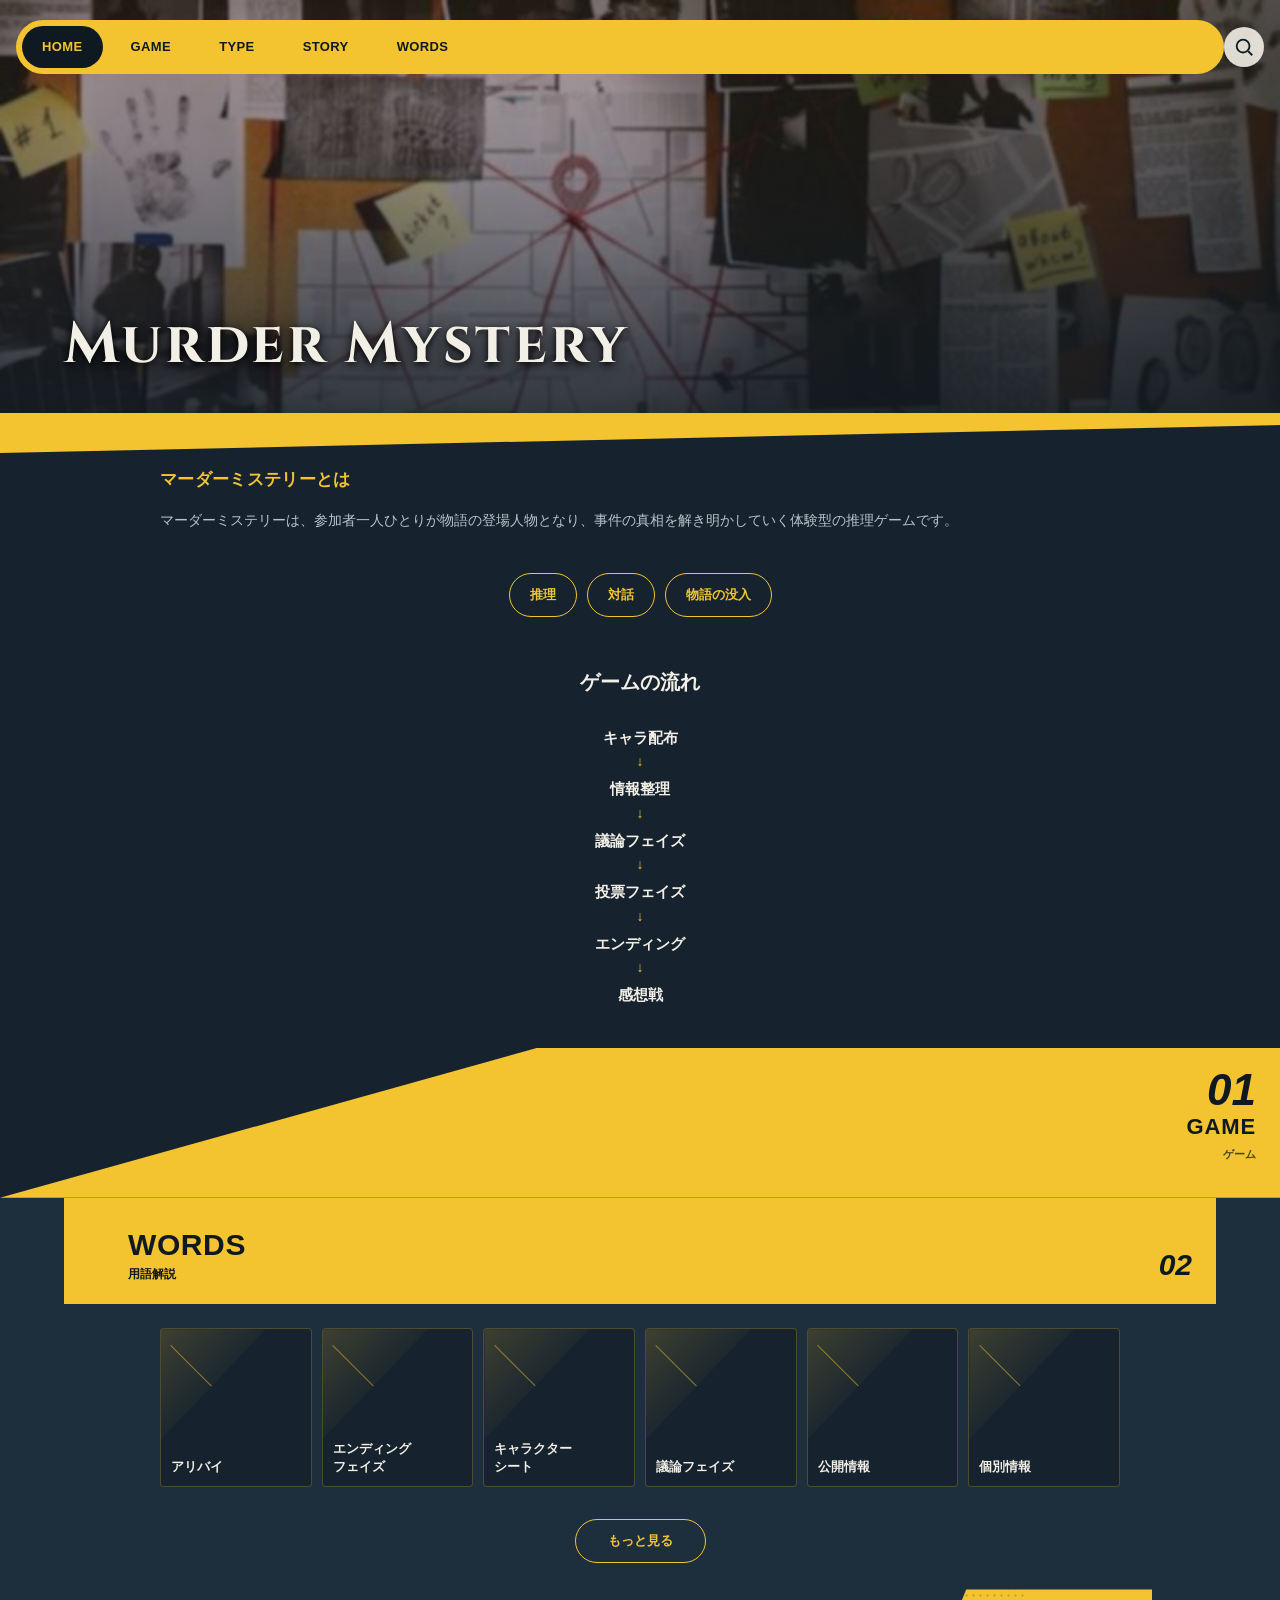
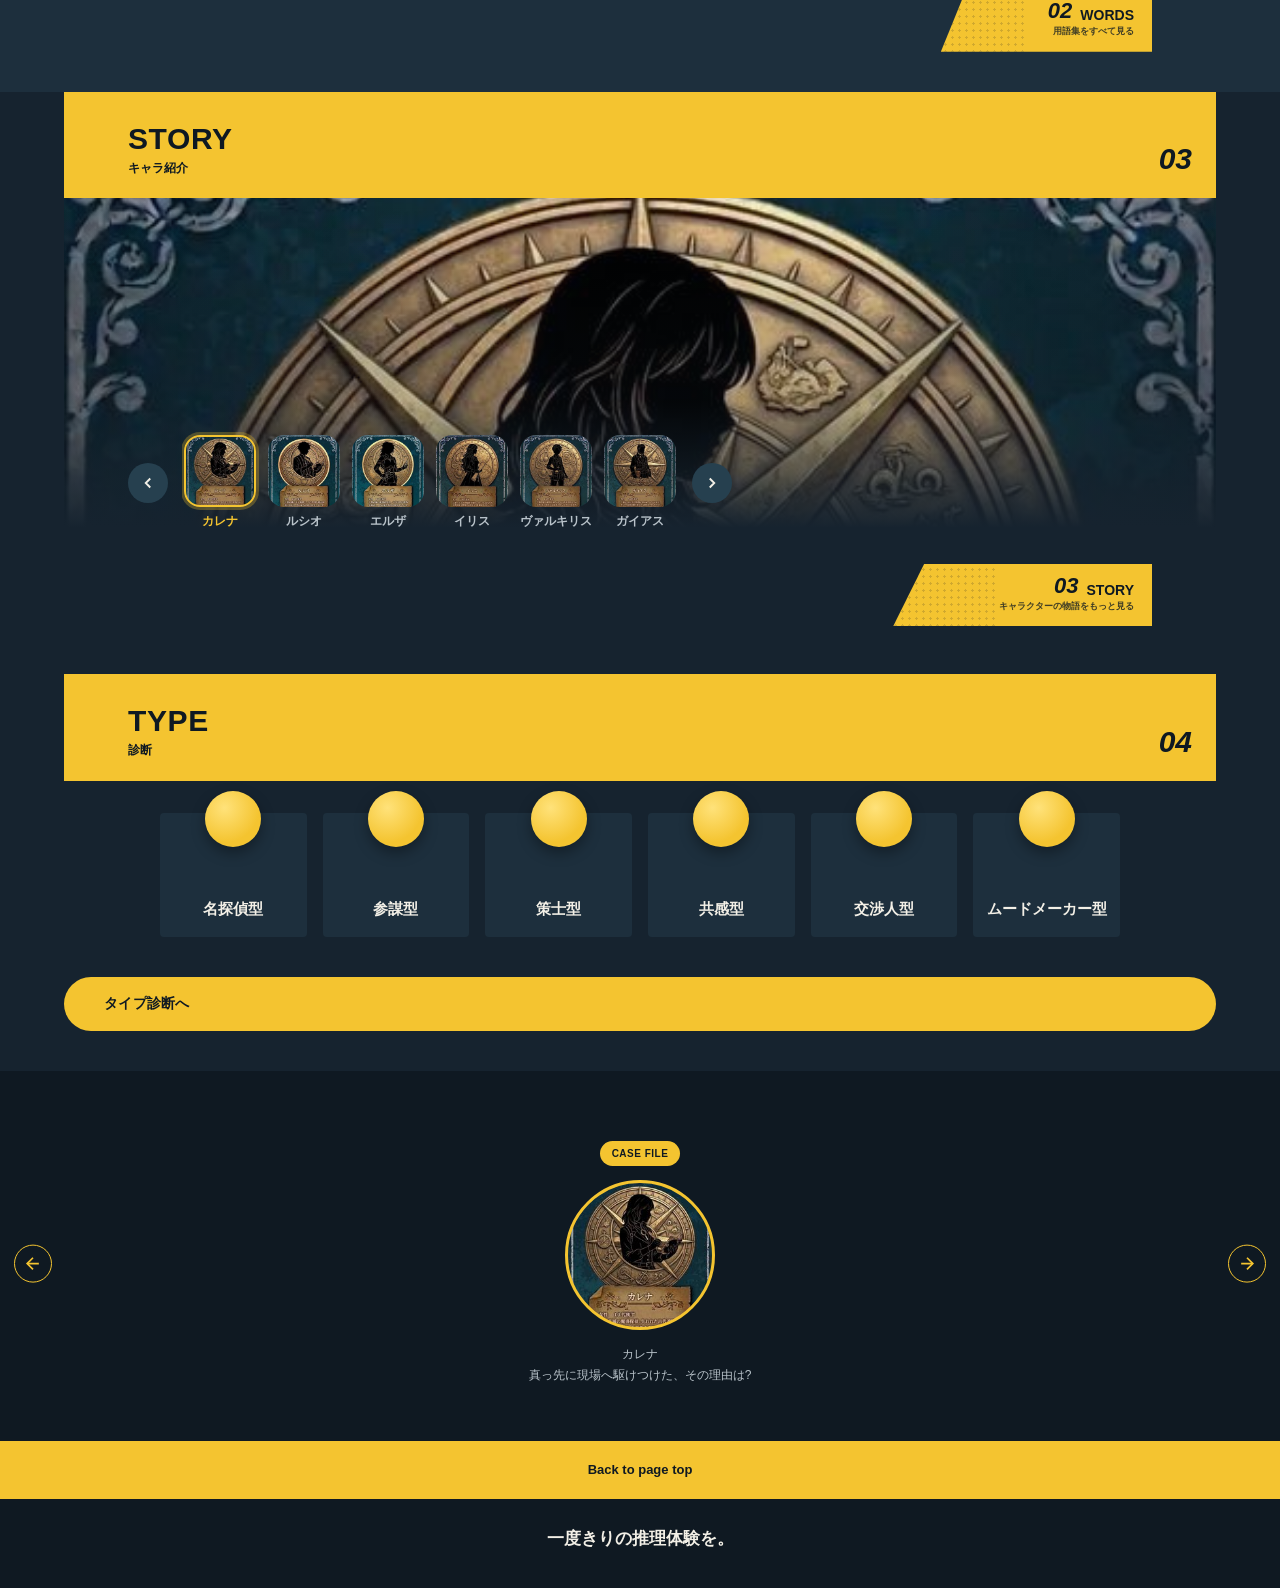
<file: index.html>
<!DOCTYPE html>
<html lang="ja">
<head>
<meta charset="UTF-8">
<meta name="viewport" content="width=device-width, initial-scale=1.0">
<title>一度きりの推理体験を。| マーダーミステリー</title>
<link rel="preconnect" href="https://fonts.googleapis.com">
<link rel="preconnect" href="https://fonts.gstatic.com" crossorigin>
<link href="https://fonts.googleapis.com/css2?family=Cinzel:wght@600;700;900&display=swap" rel="stylesheet">
<link rel="stylesheet" href="style.css">
</head>
<body>

<!-- ===== HEADER / HERO ===== -->
<header class="hero" id="top">
  <div class="hero__bg hero-photo-bg"></div>
  <div class="hero__overlay"></div>
  <h1 class="hero__title">Murder Mystery</h1>
  <nav class="navbar">
    <ul class="navbar__list">
      <li><a href="index.html" data-nav="home">HOME</a></li>
      <li><a href="game.html" data-nav="game">GAME</a></li>
      <li><a href="type.html" data-nav="type">TYPE</a></li>
      <li><a href="story.html" data-nav="story">STORY</a></li>
      <li><a href="words.html" data-nav="words">WORDS</a></li>
    </ul>
    <button class="navbar__search" aria-label="検索">
      <svg viewBox="0 0 24 24" width="22" height="22" fill="none" stroke="currentColor" stroke-width="2">
        <circle cx="11" cy="11" r="7"></circle>
        <line x1="21" y1="21" x2="16.65" y2="16.65"></line>
      </svg>
    </button>
  </nav>
</header>

<!-- ===== 検索アイコンから開くオーバーレイメニュー ===== -->
<div class="nav-overlay" id="navOverlay" aria-hidden="true">
  <button class="nav-overlay__close" id="navOverlayClose" aria-label="メニューを閉じる">
    <svg viewBox="0 0 24 24" width="18" height="18" fill="none" stroke="currentColor" stroke-width="2">
      <line x1="6" y1="6" x2="18" y2="18"></line>
      <line x1="18" y1="6" x2="6" y2="18"></line>
    </svg>
  </button>
  <nav class="nav-overlay__menu">
    <a href="index.html" data-nav="home">HOME</a>
    <a href="game.html" data-nav="game">GAME</a>
    <a href="type.html" data-nav="type">TYPE</a>
    <a href="story.html" data-nav="story">STORY</a>
    <a href="words.html" data-nav="words">WORDS</a>
  </nav>
</div>

<!-- ===== INTRO ===== -->
<section class="intro">
  <div class="intro__stripe"></div>
  <div class="intro__body reveal">
    <h2 class="intro__title">マーダーミステリーとは</h2>
    <p class="intro__text">
      マーダーミステリーは、参加者一人ひとりが物語の登場人物となり、事件の真相を解き明かしていく体験型の推理ゲームです。
    </p>
  </div>
</section>

<!-- ===== KEYWORD PILLS ===== -->
<section class="pills">
  <span class="pill">推理</span>
  <span class="pill">対話</span>
  <span class="pill">物語の没入</span>
</section>

<!-- ===== GAME FLOW / GAME SECTION ===== -->
<section class="game" id="game">
  <div class="game__flow reveal">
    <h3 class="game__flow-title">ゲームの流れ</h3>
    <ol class="flow-list">
      <li>キャラ配布</li>
      <li>情報整理</li>
      <li>議論フェイズ</li>
      <li>投票フェイズ</li>
      <li>エンディング</li>
      <li>感想戦</li>
    </ol>
  </div>

  <a class="section-marker section-marker--game" href="game.html">
    <div class="section-marker__triangle"></div>
    <span class="section-marker__number">01</span>
    <span class="section-marker__label">GAME</span>
    <span class="section-marker__sublabel">ゲーム</span>
  </a>
</section>

<!-- ===== WORDS SECTION ===== -->
<section class="words" id="words">
  <a class="section-heading reveal" href="words.html">
    <span class="section-heading__main">WORDS</span>
    <span class="section-heading__sub">用語解説</span>
    <span class="section-heading__number">02</span>
  </a>

  <div class="term-grid reveal" id="termGrid">
    <a class="term-card" href="words.html?term=alibi">
      <span class="term-card__corner"></span>
      <span class="term-card__label">アリバイ</span>
    </a>
    <a class="term-card" href="words.html?term=ending">
      <span class="term-card__corner"></span>
      <span class="term-card__label">エンディング<br>フェイズ</span>
    </a>
    <a class="term-card" href="words.html?term=character-sheet">
      <span class="term-card__corner"></span>
      <span class="term-card__label">キャラクター<br>シート</span>
    </a>
    <a class="term-card" href="words.html?term=discussion">
      <span class="term-card__corner"></span>
      <span class="term-card__label">議論フェイズ</span>
    </a>
    <a class="term-card" href="words.html?term=public-info">
      <span class="term-card__corner"></span>
      <span class="term-card__label">公開情報</span>
    </a>
    <a class="term-card" href="words.html?term=private-info">
      <span class="term-card__corner"></span>
      <span class="term-card__label">個別情報</span>
    </a>

    <!-- 追加で「もっと見る」に隠れているカード -->
    <a class="term-card is-hidden" href="words.html?term=gm">
      <span class="term-card__corner"></span>
      <span class="term-card__label">GM<br>(ゲームマスター)</span>
    </a>
    <a class="term-card is-hidden" href="words.html?term=handout">
      <span class="term-card__corner"></span>
      <span class="term-card__label">ハンドアウト</span>
    </a>
    <a class="term-card is-hidden" href="words.html?term=voting">
      <span class="term-card__corner"></span>
      <span class="term-card__label">投票フェイズ</span>
    </a>
    <a class="term-card is-hidden" href="words.html?term=suspect">
      <span class="term-card__corner"></span>
      <span class="term-card__label">容疑者</span>
    </a>
    <a class="term-card is-hidden" href="words.html?term=motive">
      <span class="term-card__corner"></span>
      <span class="term-card__label">動機</span>
    </a>
    <a class="term-card is-hidden" href="words.html?term=murder-weapon">
      <span class="term-card__corner"></span>
      <span class="term-card__label">凶器</span>
    </a>
    <a class="term-card is-hidden" href="words.html?term=timeline">
      <span class="term-card__corner"></span>
      <span class="term-card__label">タイムライン</span>
    </a>
    <a class="term-card is-hidden" href="words.html?term=majority-vote">
      <span class="term-card__corner"></span>
      <span class="term-card__label">多数決</span>
    </a>
    <a class="term-card is-hidden" href="words.html?term=spoiler">
      <span class="term-card__corner"></span>
      <span class="term-card__label">ネタバレ</span>
    </a>
  </div>

  <button class="btn-more" id="btnMore">もっと見る</button>

  <a class="section-cta section-cta--words reveal" href="words.html">
    <span class="section-cta__number">02</span>
    <span class="section-cta__label">WORDS</span>
    <span class="section-cta__sublabel">用語集をすべて見る</span>
  </a>
</section>

<!-- ===== STORY SECTION ===== -->
<section class="story" id="story">
  <a class="section-heading reveal" href="story.html">
    <span class="section-heading__main">STORY</span>
    <span class="section-heading__sub">キャラ紹介</span>
    <span class="section-heading__number">03</span>
  </a>

  <div class="story-carousel-wrap reveal">
    <div class="story-carousel__backdrop char-bg-karena-large" id="storyBackdrop"></div>
    <div class="story-carousel__backdrop-overlay"></div>

    <div class="story-carousel">
      <button class="story-carousel__arrow story-carousel__arrow--prev" id="homeStoryPrev" aria-label="前のキャラクター">
        <svg viewBox="0 0 24 24" width="18" height="18" fill="none" stroke="currentColor" stroke-width="2.5">
          <polyline points="15 18 9 12 15 6"></polyline>
        </svg>
      </button>

      <div class="story-carousel__track" id="homeStoryTrack">
        <button class="story-carousel__thumb is-active" data-index="0" data-char="karena">
          <span class="story-carousel__face char-bg-karena-icon"></span>
          <span class="story-carousel__name">カレナ</span>
        </button>
        <button class="story-carousel__thumb" data-index="1" data-char="lucio">
          <span class="story-carousel__face char-bg-lucio-icon"></span>
          <span class="story-carousel__name">ルシオ</span>
        </button>
        <button class="story-carousel__thumb" data-index="2" data-char="elsa">
          <span class="story-carousel__face char-bg-elsa-icon"></span>
          <span class="story-carousel__name">エルザ</span>
        </button>
        <button class="story-carousel__thumb" data-index="3" data-char="iris">
          <span class="story-carousel__face char-bg-iris-icon"></span>
          <span class="story-carousel__name">イリス</span>
        </button>
        <button class="story-carousel__thumb" data-index="4" data-char="valkyris">
          <span class="story-carousel__face char-bg-valkyris-icon"></span>
          <span class="story-carousel__name">ヴァルキリス</span>
        </button>
        <button class="story-carousel__thumb" data-index="5" data-char="gaias">
          <span class="story-carousel__face char-bg-gaias-icon"></span>
          <span class="story-carousel__name">ガイアス</span>
        </button>
      </div>

      <button class="story-carousel__arrow story-carousel__arrow--next" id="homeStoryNext" aria-label="次のキャラクター">
        <svg viewBox="0 0 24 24" width="18" height="18" fill="none" stroke="currentColor" stroke-width="2.5">
          <polyline points="9 18 15 12 9 6"></polyline>
        </svg>
      </button>
    </div>
  </div>

  <a class="section-cta section-cta--story reveal" href="story.html?char=0" id="storyMoreLink">
    <span class="section-cta__number">03</span>
    <span class="section-cta__label">STORY</span>
    <span class="section-cta__sublabel">キャラクターの物語をもっと見る</span>
  </a>
</section>

<!-- ===== TYPE SECTION ===== -->
<section class="type" id="type">
  <a class="section-heading reveal" href="type.html">
    <span class="section-heading__main">TYPE</span>
    <span class="section-heading__sub">診断</span>
    <span class="section-heading__number">04</span>
  </a>

  <div class="type-result-badge is-hidden reveal" id="typeResultBadge">
    <span class="type-result-badge__eyebrow">あなたの診断結果</span>
    <span class="type-result-badge__label" id="typeResultLabel">推理型</span>
  </div>

  <div class="type-grid reveal">
    <div class="type-card">
      <span class="type-card__badge"></span>
      <span class="type-card__label">名探偵型</span>
    </div>
    <div class="type-card">
      <span class="type-card__badge"></span>
      <span class="type-card__label">参謀型</span>
    </div>
    <div class="type-card">
      <span class="type-card__badge"></span>
      <span class="type-card__label">策士型</span>
    </div>
    <div class="type-card">
      <span class="type-card__badge"></span>
      <span class="type-card__label">共感型</span>
    </div>
    <div class="type-card">
      <span class="type-card__badge"></span>
      <span class="type-card__label">交渉人型</span>
    </div>
    <div class="type-card">
      <span class="type-card__badge"></span>
      <span class="type-card__label">ムードメーカー型</span>
    </div>
  </div>

  <a class="btn-primary" id="btnDiagnosis" href="type.html"><span id="btnDiagnosisLabel">タイプ診断へ</span></a>
</section>

<!-- ===== CASE FILE CAROUSEL ===== -->
<section class="casefile">
  <div class="casefile__track" id="casefileTrack">
    <div class="casefile__slide is-active">
      <span class="casefile__tag">CASE FILE</span>
      <div class="casefile__photo char-bg-karena-icon"></div>
      <p class="casefile__caption">カレナ<br>真っ先に現場へ駆けつけた、その理由は?</p>
    </div>
    <div class="casefile__slide">
      <span class="casefile__tag">CASE FILE</span>
      <div class="casefile__photo char-bg-lucio-icon"></div>
      <p class="casefile__caption">ルシオ<br>星の記録に残された、消えない矛盾。</p>
    </div>
    <div class="casefile__slide">
      <span class="casefile__tag">CASE FILE</span>
      <div class="casefile__photo char-bg-elsa-icon"></div>
      <p class="casefile__caption">エルザ<br>遺物の魔力反応が、彼女の周りだけ強すぎる。</p>
    </div>
    <div class="casefile__slide">
      <span class="casefile__tag">CASE FILE</span>
      <div class="casefile__photo char-bg-iris-icon"></div>
      <p class="casefile__caption">イリス<br>禁じられた文献に触れられる、唯一の人物。</p>
    </div>
    <div class="casefile__slide">
      <span class="casefile__tag">CASE FILE</span>
      <div class="casefile__photo char-bg-valkyris-icon"></div>
      <p class="casefile__caption">ヴァルキリス<br>道具に仕込まれていた、小さな細工。</p>
    </div>
    <div class="casefile__slide">
      <span class="casefile__tag">CASE FILE</span>
      <div class="casefile__photo char-bg-gaias-icon"></div>
      <p class="casefile__caption">ガイアス<br>事件当夜、彼の足取りだけが掴めない。</p>
    </div>
  </div>
  <button class="casefile__arrow casefile__arrow--prev" id="casePrev" aria-label="前へ">
    <svg viewBox="0 0 24 24" width="20" height="20" fill="none" stroke="currentColor" stroke-width="2">
      <line x1="19" y1="12" x2="5" y2="12"></line><polyline points="12 19 5 12 12 5"></polyline>
    </svg>
  </button>
  <button class="casefile__arrow casefile__arrow--next" id="caseNext" aria-label="次へ">
    <svg viewBox="0 0 24 24" width="20" height="20" fill="none" stroke="currentColor" stroke-width="2">
      <line x1="5" y1="12" x2="19" y2="12"></line><polyline points="12 5 19 12 12 19"></polyline>
    </svg>
  </button>
</section>

<!-- ===== FOOTER ===== -->
<footer class="footer">
  <a href="#top" class="footer__back">Back to page top</a>
  <p class="footer__tagline">一度きりの推理体験を。</p>
</footer>

<script src="script.js"></script>
</body>
</html>
</file>
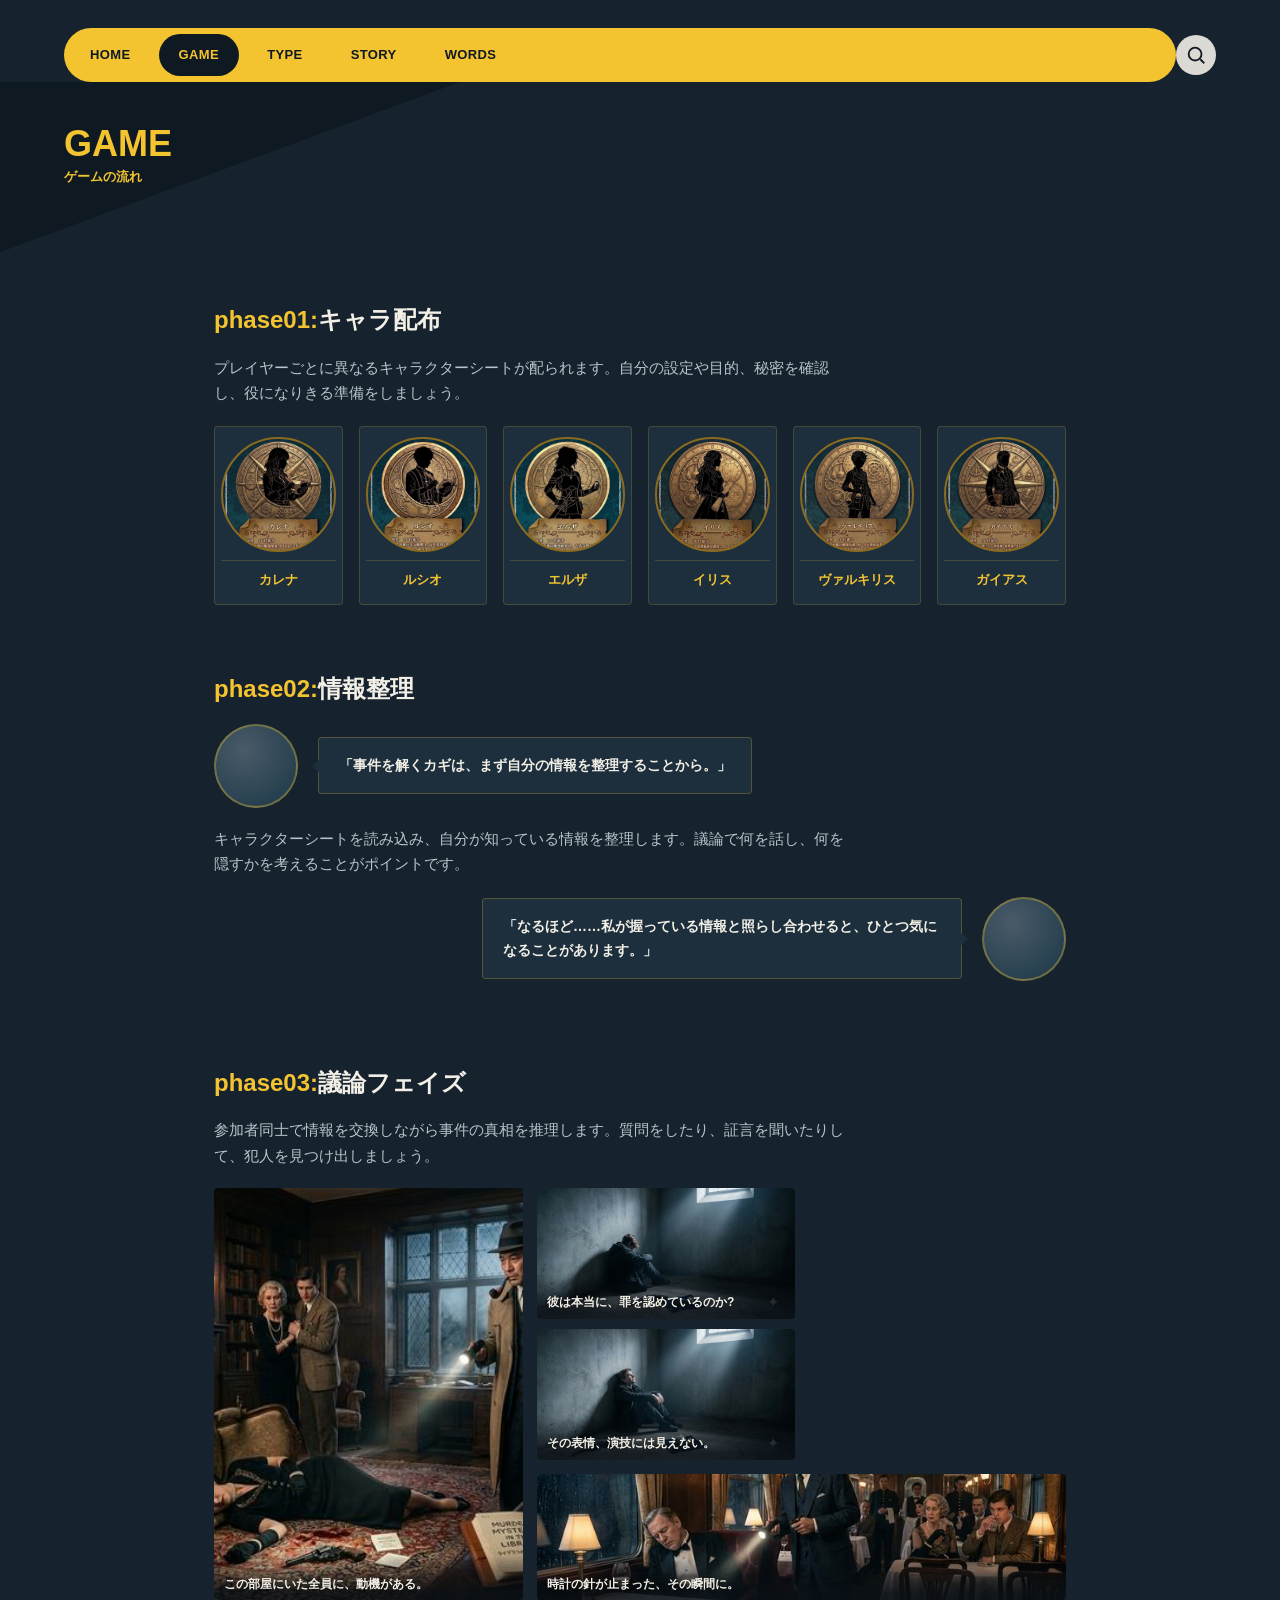
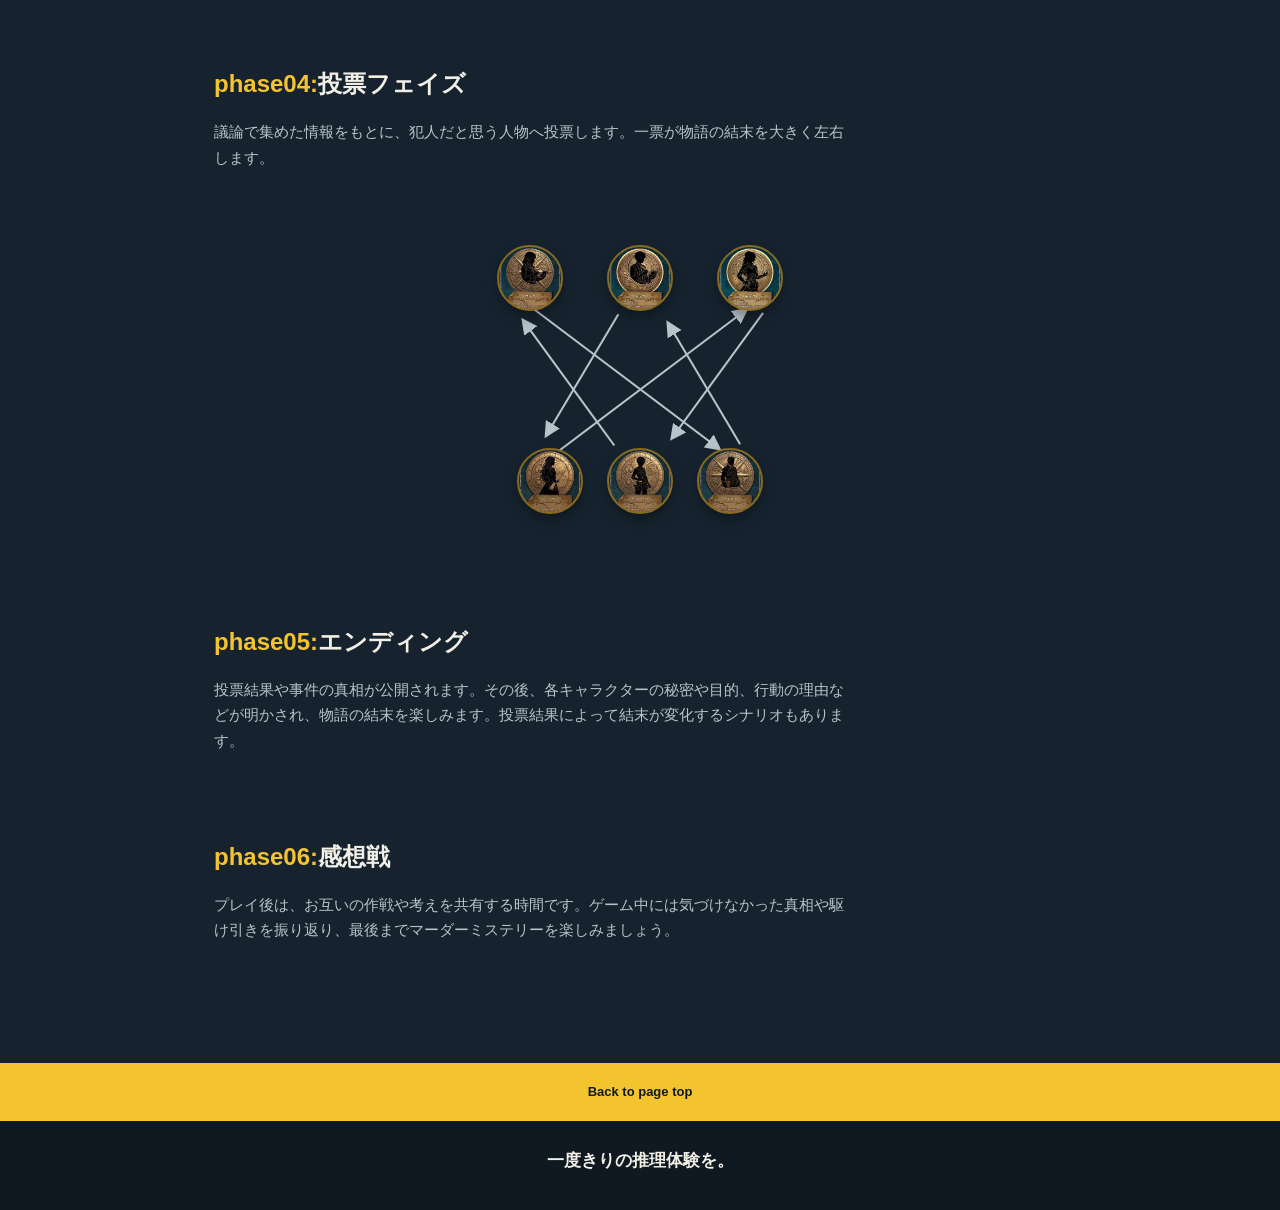
<file: game.html>
<!DOCTYPE html>
<html lang="ja">
<head>
<meta charset="UTF-8">
<meta name="viewport" content="width=device-width, initial-scale=1.0">
<title>GAME | ゲームの流れ - マーダーミステリー</title>
<link rel="stylesheet" href="style.css">
</head>
<body>

<header class="page-header" id="top">
  <nav class="navbar">
    <ul class="navbar__list">
      <li><a href="index.html" data-nav="home">HOME</a></li>
      <li><a href="game.html" data-nav="game">GAME</a></li>
      <li><a href="type.html" data-nav="type">TYPE</a></li>
      <li><a href="story.html" data-nav="story">STORY</a></li>
      <li><a href="words.html" data-nav="words">WORDS</a></li>
    </ul>
    <button class="navbar__search" aria-label="検索">
      <svg viewBox="0 0 24 24" width="22" height="22" fill="none" stroke="currentColor" stroke-width="2">
        <circle cx="11" cy="11" r="7"></circle>
        <line x1="21" y1="21" x2="16.65" y2="16.65"></line>
      </svg>
    </button>
  </nav>
</header>

<!-- ===== 検索アイコンから開くオーバーレイメニュー ===== -->
<div class="nav-overlay" id="navOverlay" aria-hidden="true">
  <button class="nav-overlay__close" id="navOverlayClose" aria-label="メニューを閉じる">
    <svg viewBox="0 0 24 24" width="18" height="18" fill="none" stroke="currentColor" stroke-width="2">
      <line x1="6" y1="6" x2="18" y2="18"></line>
      <line x1="18" y1="6" x2="6" y2="18"></line>
    </svg>
  </button>
  <nav class="nav-overlay__menu">
    <a href="index.html" data-nav="home">HOME</a>
    <a href="game.html" data-nav="game">GAME</a>
    <a href="type.html" data-nav="type">TYPE</a>
    <a href="story.html" data-nav="story">STORY</a>
    <a href="words.html" data-nav="words">WORDS</a>
  </nav>
</div>

<main>
  <div class="page-marker">
    <span class="page-marker__eyebrow">GAME</span>
    <span class="page-marker__sub">ゲームの流れ</span>
  </div>

  <div class="game-detail">

  <!-- phase01 -->
  <section class="phase reveal" id="phase01">
    <h2 class="phase__title"><span class="phase__num">phase01:</span>キャラ配布</h2>
    <p class="phase__text">
      プレイヤーごとに異なるキャラクターシートが配られます。自分の設定や目的、秘密を確認し、役になりきる準備をしましょう。
    </p>
    <div class="character-grid">
      <div class="character-card">
        <div class="character-card__portrait char-bg-karena-large"></div>
        <div class="character-card__plate">
          <span class="character-card__name">カレナ</span>
        </div>
      </div>
      <div class="character-card">
        <div class="character-card__portrait char-bg-lucio-large"></div>
        <div class="character-card__plate">
          <span class="character-card__name">ルシオ</span>
        </div>
      </div>
      <div class="character-card">
        <div class="character-card__portrait char-bg-elsa-large"></div>
        <div class="character-card__plate">
          <span class="character-card__name">エルザ</span>
        </div>
      </div>
      <div class="character-card">
        <div class="character-card__portrait char-bg-iris-large"></div>
        <div class="character-card__plate">
          <span class="character-card__name">イリス</span>
        </div>
      </div>
      <div class="character-card">
        <div class="character-card__portrait char-bg-valkyris-large"></div>
        <div class="character-card__plate">
          <span class="character-card__name">ヴァルキリス</span>
        </div>
      </div>
      <div class="character-card">
        <div class="character-card__portrait char-bg-gaias-large"></div>
        <div class="character-card__plate">
          <span class="character-card__name">ガイアス</span>
        </div>
      </div>
    </div>
  </section>

  <!-- phase02 -->
  <section class="phase reveal" id="phase02">
    <h2 class="phase__title"><span class="phase__num">phase02:</span>情報整理</h2>
    <div class="quote-row">
      <div class="avatar-circle"></div>
      <p class="quote-bubble">「事件を解くカギは、まず自分の情報を整理することから。」</p>
    </div>
    <p class="phase__text">
      キャラクターシートを読み込み、自分が知っている情報を整理します。議論で何を話し、何を隠すかを考えることがポイントです。
    </p>
    <div class="quote-row quote-row--reverse">
      <p class="quote-bubble quote-bubble--flip">「なるほど……私が握っている情報と照らし合わせると、ひとつ気になることがあります。」</p>
      <div class="avatar-circle"></div>
    </div>
  </section>

  <!-- phase03 -->
  <section class="phase reveal" id="phase03">
    <h2 class="phase__title"><span class="phase__num">phase03:</span>議論フェイズ</h2>
    <p class="phase__text">
      参加者同士で情報を交換しながら事件の真相を推理します。質問をしたり、証言を聞いたりして、犯人を見つけ出しましょう。
    </p>
    <div class="photo-masonry">
      <div class="photo-masonry__big photo-library">
        <span class="photo-masonry__caption">この部屋にいた全員に、動機がある。</span>
      </div>
      <div class="photo-masonry__col">
        <div class="photo-masonry__small photo-gunroom1">
          <span class="photo-masonry__caption">彼は本当に、罪を認めているのか?</span>
        </div>
        <div class="photo-masonry__small photo-gunroom2">
          <span class="photo-masonry__caption">その表情、演技には見えない。</span>
        </div>
      </div>
      <div class="photo-masonry__wide photo-train">
        <span class="photo-masonry__caption">時計の針が止まった、その瞬間に。</span>
      </div>
    </div>
  </section>

  <!-- phase04 -->
  <section class="phase reveal" id="phase04">
    <h2 class="phase__title"><span class="phase__num">phase04:</span>投票フェイズ</h2>
    <p class="phase__text">
      議論で集めた情報をもとに、犯人だと思う人物へ投票します。一票が物語の結末を大きく左右します。
    </p>
    <div class="voting-diagram">
      <svg class="voting-diagram__arrows" viewBox="0 0 340 260" xmlns="http://www.w3.org/2000/svg">
        <defs>
          <marker id="votingArrowhead" markerWidth="8" markerHeight="8" refX="6" refY="4" orient="auto">
            <path d="M0,0 L8,4 L0,8 Z" fill="#b9c3ca"/>
          </marker>
        </defs>

        <!-- arrows：1アイコンにつき矢印は1本ずつ（計6本） -->
        <line class="voting-arrow" x1="86" y1="75" x2="228" y2="182" marker-end="url(#votingArrowhead)"/>
        <line class="voting-arrow" x1="154" y1="83" x2="101" y2="172" marker-end="url(#votingArrowhead)"/>
        <line class="voting-arrow" x1="261" y1="82" x2="194" y2="174" marker-end="url(#votingArrowhead)"/>
        <line class="voting-arrow" x1="106" y1="187" x2="248" y2="80" marker-end="url(#votingArrowhead)"/>
        <line class="voting-arrow" x1="151" y1="180" x2="84" y2="88" marker-end="url(#votingArrowhead)"/>
        <line class="voting-arrow" x1="244" y1="179" x2="191" y2="90" marker-end="url(#votingArrowhead)"/>
      </svg>

      <div class="voting-diagram__badges">
        <span class="voting-badge-img char-bg-karena-icon" style="left:17.65%; top:21.54%;" aria-label="カレナ"></span>
        <span class="voting-badge-img char-bg-lucio-icon" style="left:50%; top:21.54%;" aria-label="ルシオ"></span>
        <span class="voting-badge-img char-bg-elsa-icon" style="left:82.35%; top:21.54%;" aria-label="エルザ"></span>
        <span class="voting-badge-img char-bg-iris-icon" style="left:23.53%; top:79.23%;" aria-label="イリス"></span>
        <span class="voting-badge-img char-bg-valkyris-icon" style="left:50%; top:79.23%;" aria-label="ヴァルキリス"></span>
        <span class="voting-badge-img char-bg-gaias-icon" style="left:76.47%; top:79.23%;" aria-label="ガイアス"></span>
      </div>
    </div>
  </section>

  <!-- phase05 -->
  <section class="phase reveal" id="phase05">
    <h2 class="phase__title"><span class="phase__num">phase05:</span>エンディング</h2>
    <p class="phase__text">
      投票結果や事件の真相が公開されます。その後、各キャラクターの秘密や目的、行動の理由などが明かされ、物語の結末を楽しみます。投票結果によって結末が変化するシナリオもあります。
    </p>
  </section>

  <!-- phase06 -->
  <section class="phase reveal" id="phase06">
    <h2 class="phase__title"><span class="phase__num">phase06:</span>感想戦</h2>
    <p class="phase__text">
      プレイ後は、お互いの作戦や考えを共有する時間です。ゲーム中には気づけなかった真相や駆け引きを振り返り、最後までマーダーミステリーを楽しみましょう。
    </p>
  </section>

  </div>
</main>

<footer class="footer">
  <a href="#top" class="footer__back">Back to page top</a>
  <p class="footer__tagline">一度きりの推理体験を。</p>
</footer>

<script src="script.js"></script>
</body>
</html>
</file>
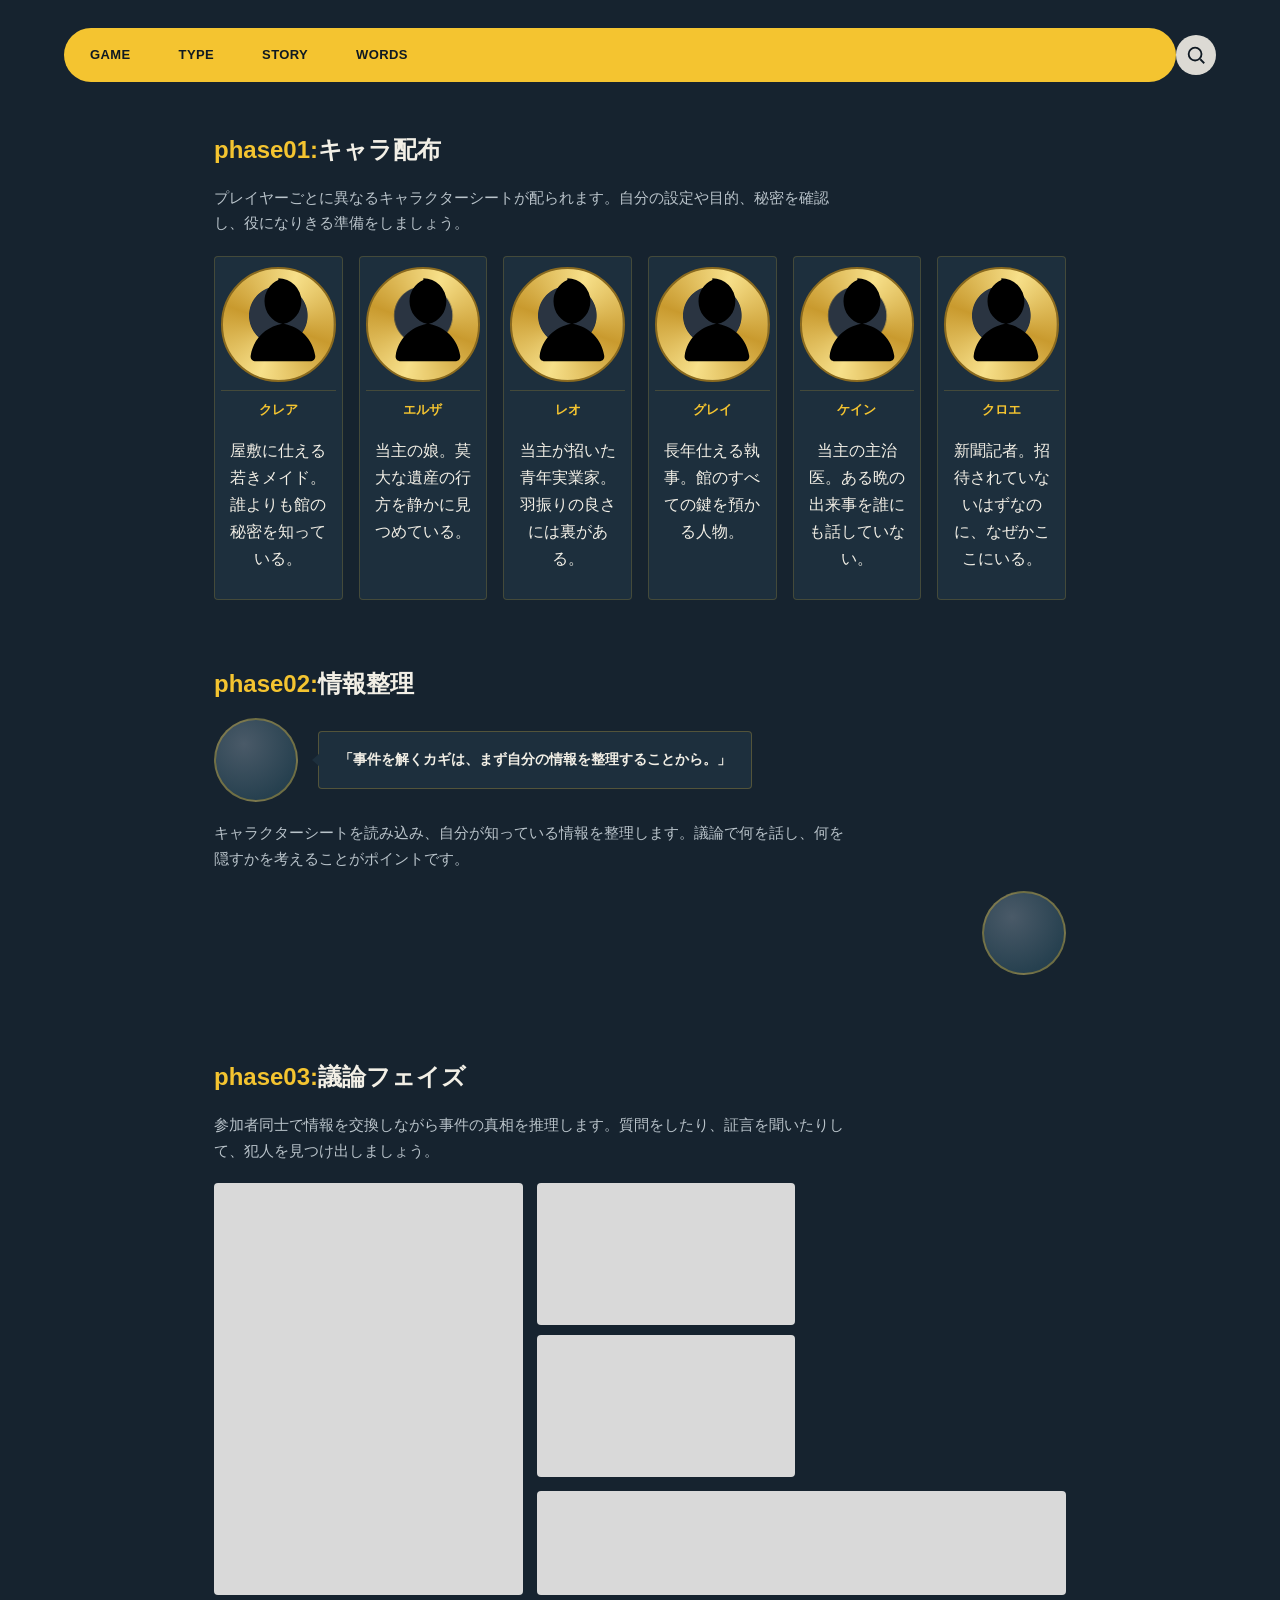
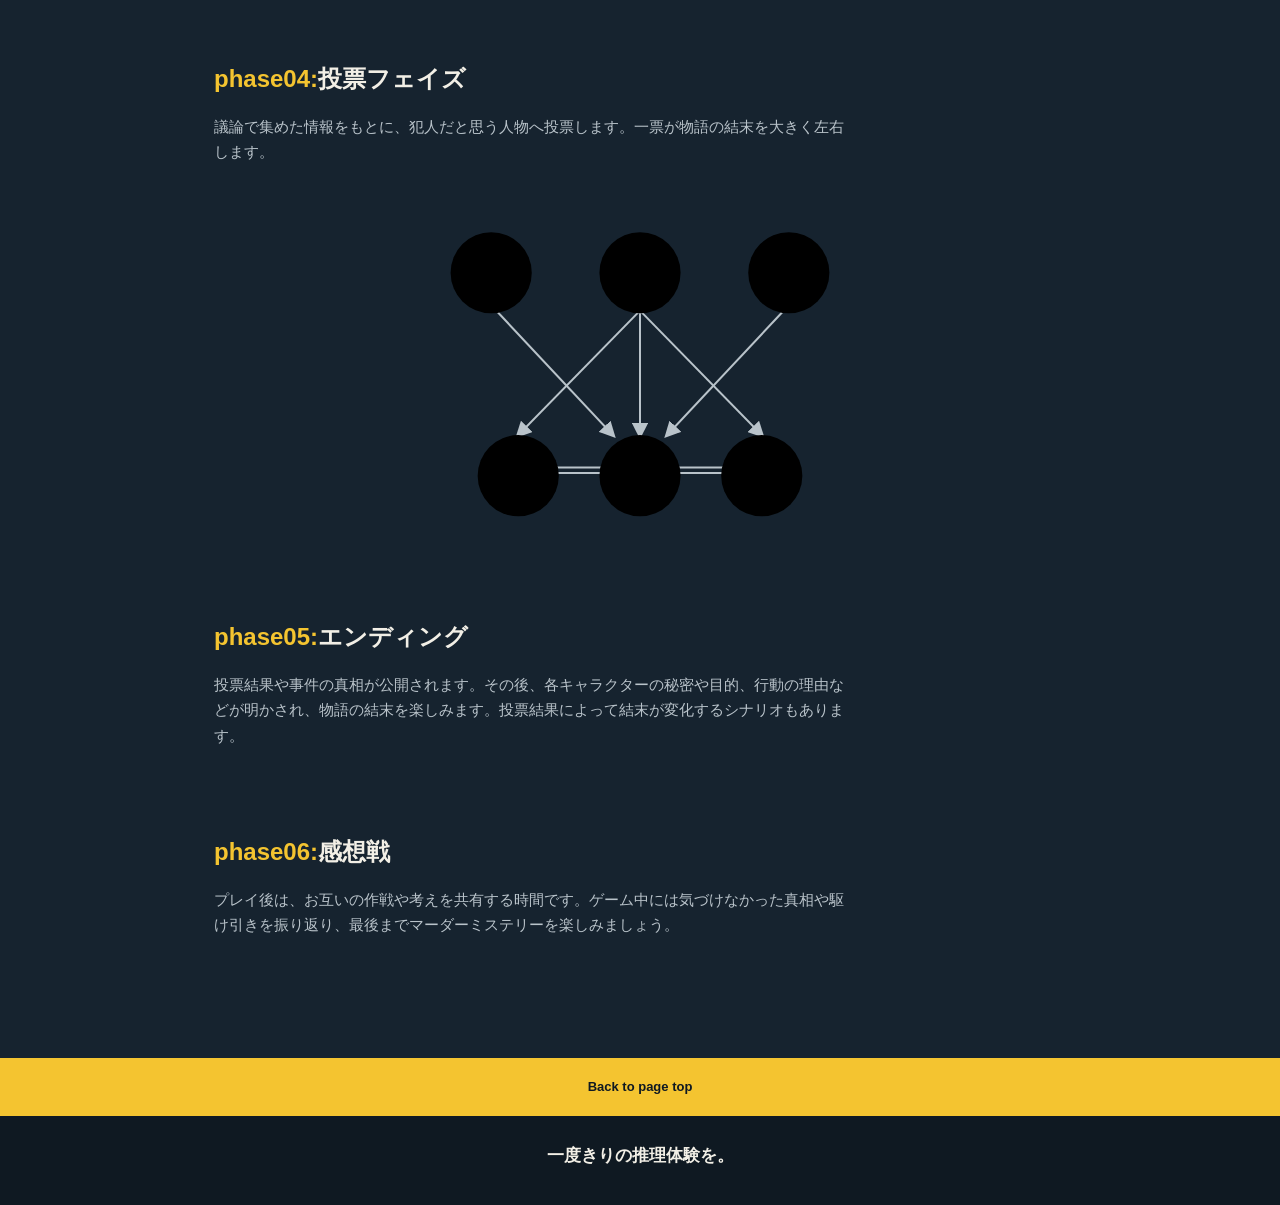
<file: Game.html>
<!DOCTYPE html>
<html lang="ja">
<head>
<meta charset="UTF-8">
<meta name="viewport" content="width=device-width, initial-scale=1.0">
<title>GAME | ゲームの流れ - マーダーミステリー</title>
<link rel="stylesheet" href="style.css">
</head>
<body>

<header class="page-header" id="top">
  <nav class="navbar">
    <ul class="navbar__list">
      <li><a href="game.html" data-nav="game">GAME</a></li>
      <li><a href="type.html" data-nav="type">TYPE</a></li>
      <li><a href="story.html" data-nav="story">STORY</a></li>
      <li><a href="words.html" data-nav="words">WORDS</a></li>
    </ul>
    <button class="navbar__search" aria-label="検索">
      <svg viewBox="0 0 24 24" width="22" height="22" fill="none" stroke="currentColor" stroke-width="2">
        <circle cx="11" cy="11" r="7"></circle>
        <line x1="21" y1="21" x2="16.65" y2="16.65"></line>
      </svg>
    </button>
  </nav>
</header>

<main class="game-detail">

  <!-- phase01 -->
  <section class="phase reveal" id="phase01">
    <h2 class="phase__title"><span class="phase__num">phase01:</span>キャラ配布</h2>
    <p class="phase__text">
      プレイヤーごとに異なるキャラクターシートが配られます。自分の設定や目的、秘密を確認し、役になりきる準備をしましょう。
    </p>
    <div class="character-grid">
      <div class="character-card">
        <div class="character-card__portrait"><svg viewBox="0 0 24 24"><path d="M12 2a5 5 0 015 5c0 2.4-1.6 4.4-3.8 4.9 3.6.7 6.3 3.4 6.8 6.9.1.7-.4 1.2-1.1 1.2H7.1c-.7 0-1.2-.5-1.1-1.2.5-3.5 3.2-6.2 6.8-6.9C10.6 11.4 9 9.4 9 7a5 5 0 013-4.6z"/></svg></div>
        <div class="character-card__plate">
          <span class="character-card__name">クレア</span>
          <p class="character-card__desc">屋敷に仕える若きメイド。誰よりも館の秘密を知っている。</p>
        </div>
      </div>
      <div class="character-card">
        <div class="character-card__portrait"><svg viewBox="0 0 24 24"><path d="M12 2a5 5 0 015 5c0 2.4-1.6 4.4-3.8 4.9 3.6.7 6.3 3.4 6.8 6.9.1.7-.4 1.2-1.1 1.2H7.1c-.7 0-1.2-.5-1.1-1.2.5-3.5 3.2-6.2 6.8-6.9C10.6 11.4 9 9.4 9 7a5 5 0 013-4.6z"/></svg></div>
        <div class="character-card__plate">
          <span class="character-card__name">エルザ</span>
          <p class="character-card__desc">当主の娘。莫大な遺産の行方を静かに見つめている。</p>
        </div>
      </div>
      <div class="character-card">
        <div class="character-card__portrait"><svg viewBox="0 0 24 24"><path d="M12 2a5 5 0 015 5c0 2.4-1.6 4.4-3.8 4.9 3.6.7 6.3 3.4 6.8 6.9.1.7-.4 1.2-1.1 1.2H7.1c-.7 0-1.2-.5-1.1-1.2.5-3.5 3.2-6.2 6.8-6.9C10.6 11.4 9 9.4 9 7a5 5 0 013-4.6z"/></svg></div>
        <div class="character-card__plate">
          <span class="character-card__name">レオ</span>
          <p class="character-card__desc">当主が招いた青年実業家。羽振りの良さには裏がある。</p>
        </div>
      </div>
      <div class="character-card">
        <div class="character-card__portrait"><svg viewBox="0 0 24 24"><path d="M12 2a5 5 0 015 5c0 2.4-1.6 4.4-3.8 4.9 3.6.7 6.3 3.4 6.8 6.9.1.7-.4 1.2-1.1 1.2H7.1c-.7 0-1.2-.5-1.1-1.2.5-3.5 3.2-6.2 6.8-6.9C10.6 11.4 9 9.4 9 7a5 5 0 013-4.6z"/></svg></div>
        <div class="character-card__plate">
          <span class="character-card__name">グレイ</span>
          <p class="character-card__desc">長年仕える執事。館のすべての鍵を預かる人物。</p>
        </div>
      </div>
      <div class="character-card">
        <div class="character-card__portrait"><svg viewBox="0 0 24 24"><path d="M12 2a5 5 0 015 5c0 2.4-1.6 4.4-3.8 4.9 3.6.7 6.3 3.4 6.8 6.9.1.7-.4 1.2-1.1 1.2H7.1c-.7 0-1.2-.5-1.1-1.2.5-3.5 3.2-6.2 6.8-6.9C10.6 11.4 9 9.4 9 7a5 5 0 013-4.6z"/></svg></div>
        <div class="character-card__plate">
          <span class="character-card__name">ケイン</span>
          <p class="character-card__desc">当主の主治医。ある晩の出来事を誰にも話していない。</p>
        </div>
      </div>
      <div class="character-card">
        <div class="character-card__portrait"><svg viewBox="0 0 24 24"><path d="M12 2a5 5 0 015 5c0 2.4-1.6 4.4-3.8 4.9 3.6.7 6.3 3.4 6.8 6.9.1.7-.4 1.2-1.1 1.2H7.1c-.7 0-1.2-.5-1.1-1.2.5-3.5 3.2-6.2 6.8-6.9C10.6 11.4 9 9.4 9 7a5 5 0 013-4.6z"/></svg></div>
        <div class="character-card__plate">
          <span class="character-card__name">クロエ</span>
          <p class="character-card__desc">新聞記者。招待されていないはずなのに、なぜかここにいる。</p>
        </div>
      </div>
    </div>
  </section>

  <!-- phase02 -->
  <section class="phase reveal" id="phase02">
    <h2 class="phase__title"><span class="phase__num">phase02:</span>情報整理</h2>
    <div class="quote-row">
      <div class="avatar-circle"></div>
      <p class="quote-bubble">「事件を解くカギは、まず自分の情報を整理することから。」</p>
    </div>
    <p class="phase__text">
      キャラクターシートを読み込み、自分が知っている情報を整理します。議論で何を話し、何を隠すかを考えることがポイントです。
    </p>
    <div class="quote-row quote-row--reverse">
      <div class="avatar-circle"></div>
    </div>
  </section>

  <!-- phase03 -->
  <section class="phase reveal" id="phase03">
    <h2 class="phase__title"><span class="phase__num">phase03:</span>議論フェイズ</h2>
    <p class="phase__text">
      参加者同士で情報を交換しながら事件の真相を推理します。質問をしたり、証言を聞いたりして、犯人を見つけ出しましょう。
    </p>
    <div class="photo-masonry">
      <div class="photo-masonry__big"></div>
      <div class="photo-masonry__col">
        <div class="photo-masonry__small"></div>
        <div class="photo-masonry__small"></div>
      </div>
      <div class="photo-masonry__wide"></div>
    </div>
  </section>

  <!-- phase04 -->
  <section class="phase reveal" id="phase04">
    <h2 class="phase__title"><span class="phase__num">phase04:</span>投票フェイズ</h2>
    <p class="phase__text">
      議論で集めた情報をもとに、犯人だと思う人物へ投票します。一票が物語の結末を大きく左右します。
    </p>
    <div class="voting-diagram">
      <svg viewBox="0 0 340 260" xmlns="http://www.w3.org/2000/svg">
        <defs>
          <linearGradient id="votingGold" x1="0" y1="0" x2="1" y2="1">
            <stop offset="0" stop-color="#f7e08a"/>
            <stop offset="0.5" stop-color="#c99a2e"/>
            <stop offset="1" stop-color="#f7e08a"/>
          </linearGradient>
          <marker id="votingArrowhead" markerWidth="8" markerHeight="8" refX="6" refY="4" orient="auto">
            <path d="M0,0 L8,4 L0,8 Z" fill="#b9c3ca"/>
          </marker>
        </defs>

        <!-- arrows -->
        <line class="voting-arrow" x1="60" y1="80" x2="150" y2="176" marker-end="url(#votingArrowhead)"/>
        <line class="voting-arrow" x1="170" y1="84" x2="80" y2="176" marker-end="url(#votingArrowhead)"/>
        <line class="voting-arrow" x1="170" y1="84" x2="260" y2="176" marker-end="url(#votingArrowhead)"/>
        <line class="voting-arrow" x1="170" y1="84" x2="170" y2="176" marker-end="url(#votingArrowhead)"/>
        <line class="voting-arrow" x1="280" y1="80" x2="190" y2="176" marker-end="url(#votingArrowhead)"/>
        <line class="voting-arrow" x1="90" y1="200" x2="250" y2="200" marker-end="url(#votingArrowhead)"/>
        <line class="voting-arrow" x1="250" y1="204" x2="90" y2="204" marker-end="url(#votingArrowhead)"/>

        <!-- top row -->
        <g>
          <circle class="voting-badge" cx="60" cy="56" r="30"/>
          <path class="voting-badge-icon" transform="translate(46,42) scale(0.9)" d="M12 2a5 5 0 015 5c0 2.4-1.6 4.4-3.8 4.9 3.6.7 6.3 3.4 6.8 6.9.1.7-.4 1.2-1.1 1.2H7.1c-.7 0-1.2-.5-1.1-1.2.5-3.5 3.2-6.2 6.8-6.9C10.6 11.4 9 9.4 9 7a5 5 0 013-4.6z"/>
        </g>
        <g>
          <circle class="voting-badge" cx="170" cy="56" r="30"/>
          <path class="voting-badge-icon" transform="translate(156,42) scale(0.9)" d="M12 2a5 5 0 015 5c0 2.4-1.6 4.4-3.8 4.9 3.6.7 6.3 3.4 6.8 6.9.1.7-.4 1.2-1.1 1.2H7.1c-.7 0-1.2-.5-1.1-1.2.5-3.5 3.2-6.2 6.8-6.9C10.6 11.4 9 9.4 9 7a5 5 0 013-4.6z"/>
        </g>
        <g>
          <circle class="voting-badge" cx="280" cy="56" r="30"/>
          <path class="voting-badge-icon" transform="translate(266,42) scale(0.9)" d="M12 2a5 5 0 015 5c0 2.4-1.6 4.4-3.8 4.9 3.6.7 6.3 3.4 6.8 6.9.1.7-.4 1.2-1.1 1.2H7.1c-.7 0-1.2-.5-1.1-1.2.5-3.5 3.2-6.2 6.8-6.9C10.6 11.4 9 9.4 9 7a5 5 0 013-4.6z"/>
        </g>

        <!-- bottom row -->
        <g>
          <circle class="voting-badge" cx="80" cy="206" r="30"/>
          <path class="voting-badge-icon" transform="translate(66,192) scale(0.9)" d="M12 2a5 5 0 015 5c0 2.4-1.6 4.4-3.8 4.9 3.6.7 6.3 3.4 6.8 6.9.1.7-.4 1.2-1.1 1.2H7.1c-.7 0-1.2-.5-1.1-1.2.5-3.5 3.2-6.2 6.8-6.9C10.6 11.4 9 9.4 9 7a5 5 0 013-4.6z"/>
        </g>
        <g>
          <circle class="voting-badge" cx="170" cy="206" r="30"/>
          <path class="voting-badge-icon" transform="translate(156,192) scale(0.9)" d="M12 2a5 5 0 015 5c0 2.4-1.6 4.4-3.8 4.9 3.6.7 6.3 3.4 6.8 6.9.1.7-.4 1.2-1.1 1.2H7.1c-.7 0-1.2-.5-1.1-1.2.5-3.5 3.2-6.2 6.8-6.9C10.6 11.4 9 9.4 9 7a5 5 0 013-4.6z"/>
        </g>
        <g>
          <circle class="voting-badge" cx="260" cy="206" r="30"/>
          <path class="voting-badge-icon" transform="translate(246,192) scale(0.9)" d="M12 2a5 5 0 015 5c0 2.4-1.6 4.4-3.8 4.9 3.6.7 6.3 3.4 6.8 6.9.1.7-.4 1.2-1.1 1.2H7.1c-.7 0-1.2-.5-1.1-1.2.5-3.5 3.2-6.2 6.8-6.9C10.6 11.4 9 9.4 9 7a5 5 0 013-4.6z"/>
        </g>
      </svg>
    </div>
  </section>

  <!-- phase05 -->
  <section class="phase reveal" id="phase05">
    <h2 class="phase__title"><span class="phase__num">phase05:</span>エンディング</h2>
    <p class="phase__text">
      投票結果や事件の真相が公開されます。その後、各キャラクターの秘密や目的、行動の理由などが明かされ、物語の結末を楽しみます。投票結果によって結末が変化するシナリオもあります。
    </p>
  </section>

  <!-- phase06 -->
  <section class="phase reveal" id="phase06">
    <h2 class="phase__title"><span class="phase__num">phase06:</span>感想戦</h2>
    <p class="phase__text">
      プレイ後は、お互いの作戦や考えを共有する時間です。ゲーム中には気づけなかった真相や駆け引きを振り返り、最後までマーダーミステリーを楽しみましょう。
    </p>
  </section>

</main>

<footer class="footer">
  <a href="#top" class="footer__back">Back to page top</a>
  <p class="footer__tagline">一度きりの推理体験を。</p>
</footer>

<script src="script.js"></script>
</body>
</html>
</file>
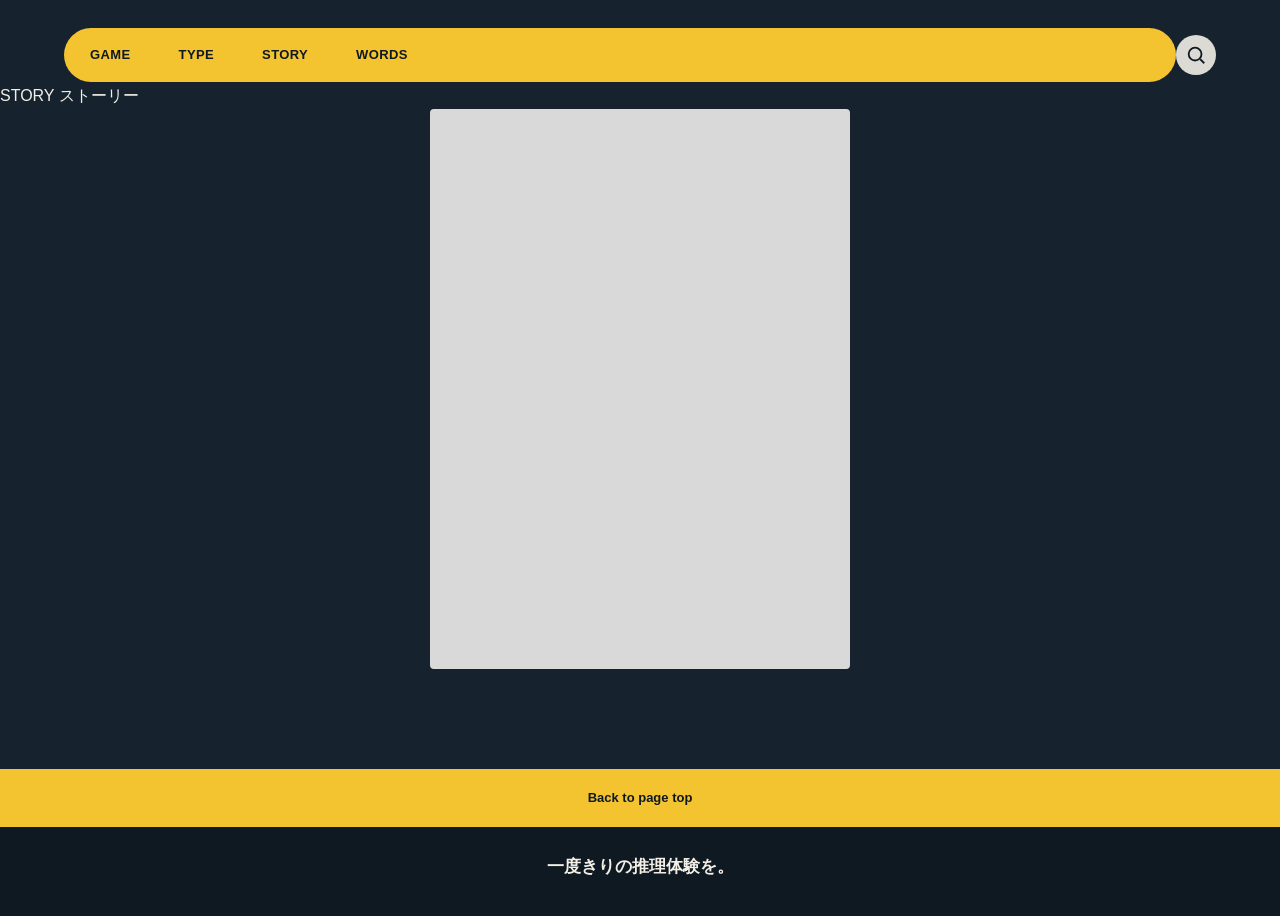
<file: Story.html>
<!DOCTYPE html>
<html lang="ja">
<head>
<meta charset="UTF-8">
<meta name="viewport" content="width=device-width, initial-scale=1.0">
<title>STORY | キャラ紹介 - マーダーミステリー</title>
<link rel="stylesheet" href="style.css">
</head>
<body>

<header class="page-header" id="top">
  <nav class="navbar">
    <ul class="navbar__list">
      <li><a href="game.html" data-nav="game">GAME</a></li>
      <li><a href="type.html" data-nav="type">TYPE</a></li>
      <li><a href="story.html" data-nav="story">STORY</a></li>
      <li><a href="words.html" data-nav="words">WORDS</a></li>
    </ul>
    <button class="navbar__search" aria-label="検索">
      <svg viewBox="0 0 24 24" width="22" height="22" fill="none" stroke="currentColor" stroke-width="2">
        <circle cx="11" cy="11" r="7"></circle>
        <line x1="21" y1="21" x2="16.65" y2="16.65"></line>
      </svg>
    </button>
  </nav>
</header>

<main class="story-detail">
  <div class="story-detail__marker">
    <span class="story-detail__eyebrow">STORY</span>
    <span class="story-detail__sub">ストーリー</span>
  </div>

  <div class="story-detail__stage">
    <div class="story-detail__image" id="storyImage"></div>
  </div>

  <div class="story-detail__tabs" id="storyTabs">
    <button class="story-tab is-active" data-index="0" aria-label="クレア"></button>
    <button class="story-tab" data-index="1" aria-label="エルザ"></button>
    <button class="story-tab" data-index="2" aria-label="レオ"></button>
    <button class="story-tab" data-index="3" aria-label="グレイ"></button>
    <button class="story-tab" data-index="4" aria-label="ケイン"></button>
  </div>
</main>

<footer class="footer">
  <a href="#top" class="footer__back">Back to page top</a>
  <p class="footer__tagline">一度きりの推理体験を。</p>
</footer>

<script src="script.js"></script>
</body>
</html>
</file>
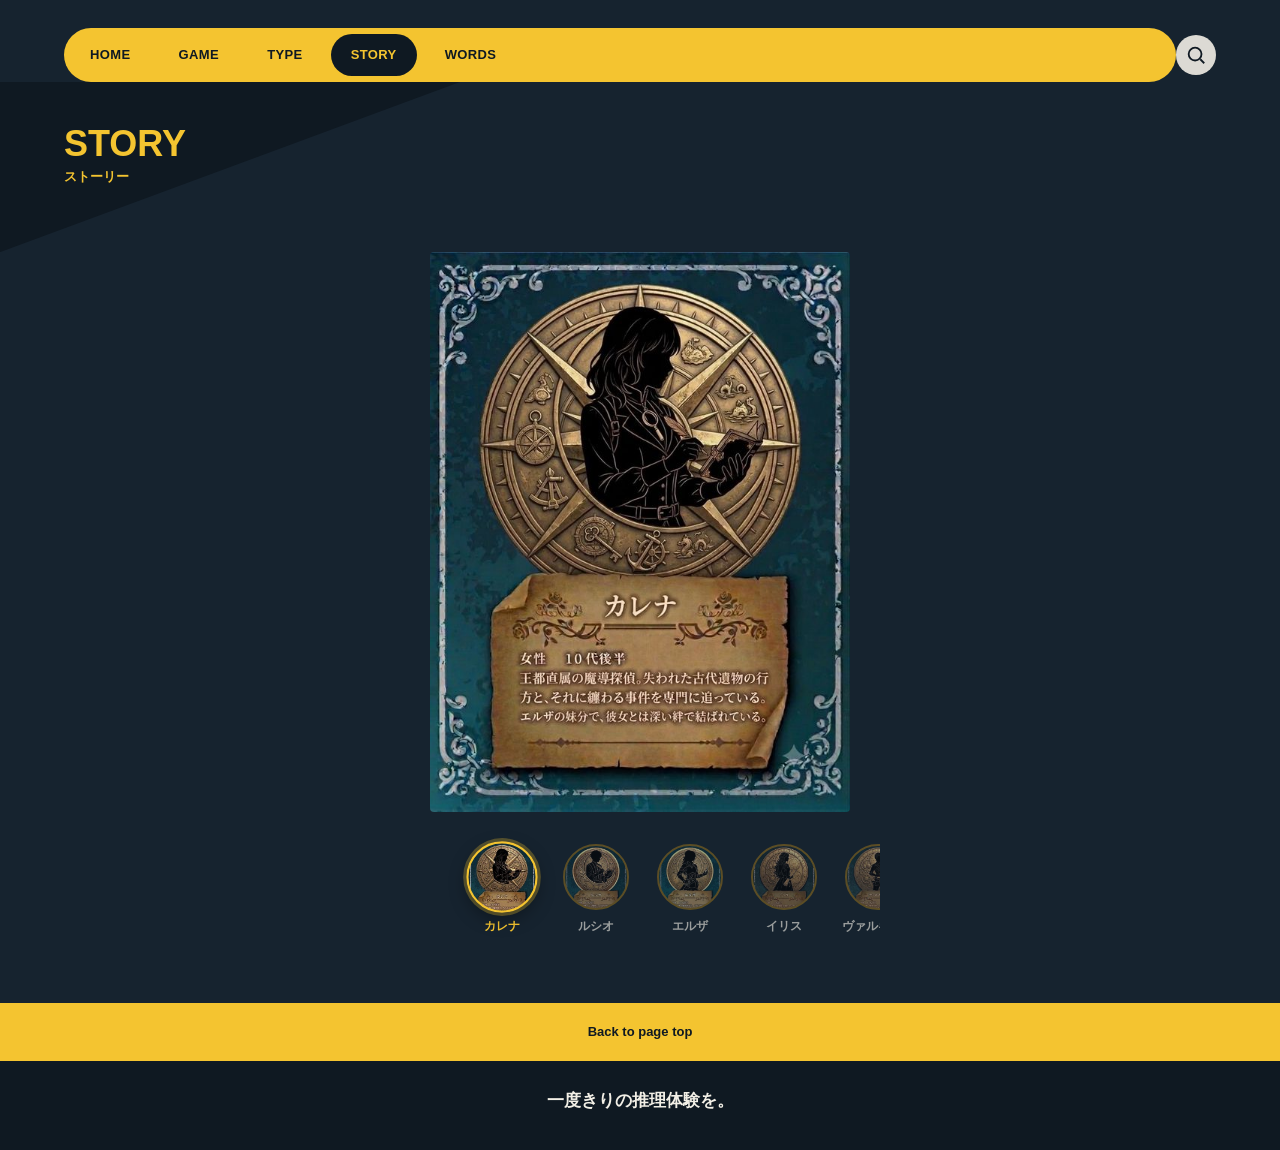
<file: story.html>
<!DOCTYPE html>
<html lang="ja">
<head>
<meta charset="UTF-8">
<meta name="viewport" content="width=device-width, initial-scale=1.0">
<title>STORY | キャラ紹介 - マーダーミステリー</title>
<link rel="stylesheet" href="style.css">
</head>
<body>

<header class="page-header" id="top">
  <nav class="navbar">
    <ul class="navbar__list">
      <li><a href="index.html" data-nav="home">HOME</a></li>
      <li><a href="game.html" data-nav="game">GAME</a></li>
      <li><a href="type.html" data-nav="type">TYPE</a></li>
      <li><a href="story.html" data-nav="story">STORY</a></li>
      <li><a href="words.html" data-nav="words">WORDS</a></li>
    </ul>
    <button class="navbar__search" aria-label="検索">
      <svg viewBox="0 0 24 24" width="22" height="22" fill="none" stroke="currentColor" stroke-width="2">
        <circle cx="11" cy="11" r="7"></circle>
        <line x1="21" y1="21" x2="16.65" y2="16.65"></line>
      </svg>
    </button>
  </nav>
</header>

<!-- ===== 検索アイコンから開くオーバーレイメニュー ===== -->
<div class="nav-overlay" id="navOverlay" aria-hidden="true">
  <button class="nav-overlay__close" id="navOverlayClose" aria-label="メニューを閉じる">
    <svg viewBox="0 0 24 24" width="18" height="18" fill="none" stroke="currentColor" stroke-width="2">
      <line x1="6" y1="6" x2="18" y2="18"></line>
      <line x1="18" y1="6" x2="6" y2="18"></line>
    </svg>
  </button>
  <nav class="nav-overlay__menu">
    <a href="index.html" data-nav="home">HOME</a>
    <a href="game.html" data-nav="game">GAME</a>
    <a href="type.html" data-nav="type">TYPE</a>
    <a href="story.html" data-nav="story">STORY</a>
    <a href="words.html" data-nav="words">WORDS</a>
  </nav>
</div>

<main>
  <div class="page-marker">
    <span class="page-marker__eyebrow">STORY</span>
    <span class="page-marker__sub">ストーリー</span>
  </div>

  <div class="story-detail">
  <div class="story-detail__stage">
    <div class="story-detail__image char-bg-karena-large" id="storyImage"></div>
  </div>

  <div class="story-detail__tabs" id="storyTabs">
    <button
      class="story-tab is-active"
      data-index="0"
      data-char="karena"
      data-name="カレナ"
      data-meta="女性・10代後半"
      data-bio="王都直属の魔導探偵。失われた古代遺物の行方と、それに纏わる事件を専門に追っている。エルザの妹分で、彼女とは深い絆で結ばれている。">
      <span class="story-tab__avatar char-bg-karena-icon"></span>
      <span class="story-tab__name">カレナ</span>
    </button>
    <button
      class="story-tab"
      data-index="1"
      data-char="lucio"
      data-name="ルシオ"
      data-meta="男性・10代後半"
      data-bio="王都直属の天文魔導士。古代星図と暦の解析に特化し、その魔力波形を研究している。エルザの弟分で、彼女とは深い絆で結ばれている。">
      <span class="story-tab__avatar char-bg-lucio-icon"></span>
      <span class="story-tab__name">ルシオ</span>
    </button>
    <button
      class="story-tab"
      data-index="2"
      data-char="elsa"
      data-name="エルザ"
      data-meta="女性・20代前半"
      data-bio="王都直属の魔導研究員。古代文明の遺物を調査し、その魔力特性を解析している。レオの妹分で、ハンスとは顔なじみ。">
      <span class="story-tab__avatar char-bg-elsa-icon"></span>
      <span class="story-tab__name">エルザ</span>
    </button>
    <button
      class="story-tab"
      data-index="3"
      data-char="iris"
      data-name="イリス"
      data-meta="女性・20代前半"
      data-bio="王都の王立図書館副司書官。カレナに古代の未公開文献を閲覧させるなど、情報面でカレナ、エルザ、ルシオを支援する。カレナとは、互いの専門知識を尊重し合う強力な協力者であり、その絆は深く、探求を共にする無二の盟友である。">
      <span class="story-tab__avatar char-bg-iris-icon"></span>
      <span class="story-tab__name">イリス</span>
    </button>
    <button
      class="story-tab"
      data-index="4"
      data-char="valkyris"
      data-name="ヴァルキリス"
      data-meta="女性・10代後半"
      data-bio="王都直属の魔導技師。カレナの探偵道具や、エルザ・ルシオの天文道具のメンテナンスを担当する技術の天才。三人とは幼なじみであり、ルシオとは同僚以上の複雑な感情を抱く。">
      <span class="story-tab__avatar char-bg-valkyris-icon"></span>
      <span class="story-tab__name">ヴァルキリス</span>
    </button>
    <button
      class="story-tab"
      data-index="5"
      data-char="gaias"
      data-name="ガイアス"
      data-meta="男性・30代前半"
      data-bio="王都から独立した貿易商・探検家。カレナの祖父。カレナの探偵活動を密かに支援する。エルザとルシオとも個人的な親交があり、彼らがエルザ・ルシオとカレナの仲立ちをすることもある。ルシオの父親。">
      <span class="story-tab__avatar char-bg-gaias-icon"></span>
      <span class="story-tab__name">ガイアス</span>
    </button>
  </div>
  </div>
</main>

<footer class="footer">
  <a href="#top" class="footer__back">Back to page top</a>
  <p class="footer__tagline">一度きりの推理体験を。</p>
</footer>

<script src="script.js"></script>
</body>
</html>
</file>
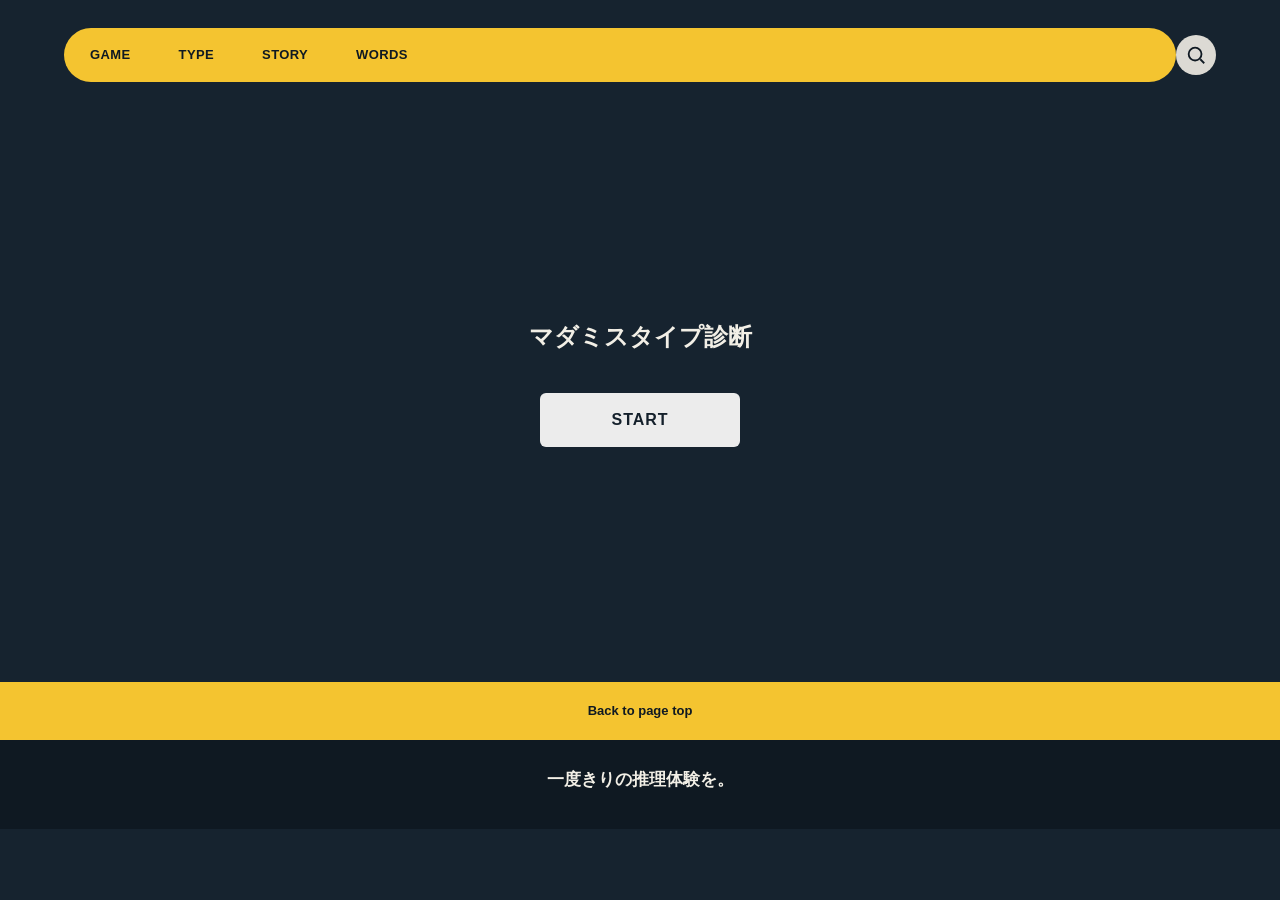
<file: Type.html>
<!DOCTYPE html>
<html lang="ja">
<head>
<meta charset="UTF-8">
<meta name="viewport" content="width=device-width, initial-scale=1.0">
<title>TYPE | マダミスタイプ診断 - マーダーミステリー</title>
<link rel="stylesheet" href="style.css">
</head>
<body>

<header class="page-header" id="top">
  <nav class="navbar">
    <ul class="navbar__list">
      <li><a href="game.html" data-nav="game">GAME</a></li>
      <li><a href="type.html" data-nav="type">TYPE</a></li>
      <li><a href="story.html" data-nav="story">STORY</a></li>
      <li><a href="words.html" data-nav="words">WORDS</a></li>
    </ul>
    <button class="navbar__search" aria-label="検索">
      <svg viewBox="0 0 24 24" width="22" height="22" fill="none" stroke="currentColor" stroke-width="2">
        <circle cx="11" cy="11" r="7"></circle>
        <line x1="21" y1="21" x2="16.65" y2="16.65"></line>
      </svg>
    </button>
  </nav>
</header>

<main class="type-detail">
  <div class="quiz-stage">

    <!-- STARTボタン -->
    <div class="quiz-intro" id="quizIntro">
      <h1 class="type-detail__title">マダミスタイプ診断</h1>
      <button class="btn-start" id="btnStart">START</button>
    </div>

    <!-- 簡易診断クイズ -->
    <div class="quiz-body is-hidden" id="quizBody">

      <div class="quiz-question is-active" data-index="0">
        <p class="quiz-question__text">事件現場に着いたら、まず何をする？</p>
        <div class="quiz-options">
          <button class="quiz-option" data-type="推理型">現場の証拠を隅々まで観察する</button>
          <button class="quiz-option" data-type="対話型">近くにいる人にすぐ話しかける</button>
          <button class="quiz-option" data-type="直感型">なんとなく怪しい人を目で追う</button>
        </div>
      </div>

      <div class="quiz-question" data-index="1">
        <p class="quiz-question__text">議論フェイズで得意なのは？</p>
        <div class="quiz-options">
          <button class="quiz-option" data-type="推理型">矛盾している証言を突き止めること</button>
          <button class="quiz-option" data-type="対話型">みんなの意見をまとめること</button>
          <button class="quiz-option" data-type="直感型">場の空気や表情から嘘を見抜くこと</button>
        </div>
      </div>

      <div class="quiz-question" data-index="2">
        <p class="quiz-question__text">投票の決め手にするのは？</p>
        <div class="quiz-options">
          <button class="quiz-option" data-type="推理型">集めた情報から筋道立てて絞り込む</button>
          <button class="quiz-option" data-type="対話型">議論を通して感じた信頼度</button>
          <button class="quiz-option" data-type="直感型">最初に感じた違和感</button>
        </div>
      </div>

      <p class="quiz-progress">質問は全3問です</p>
    </div>

    <!-- 診断結果 -->
    <div class="quiz-result is-hidden" id="quizResult">
      <span class="quiz-result__eyebrow">あなたのタイプは</span>
      <p class="quiz-result__label" id="resultLabel">推理型</p>
      <button class="btn-restart" id="btnRestart">もう一度診断する</button>
    </div>

  </div>
</main>

<footer class="footer">
  <a href="#top" class="footer__back">Back to page top</a>
  <p class="footer__tagline">一度きりの推理体験を。</p>
</footer>

<script src="script.js"></script>
</body>
</html>
</file>
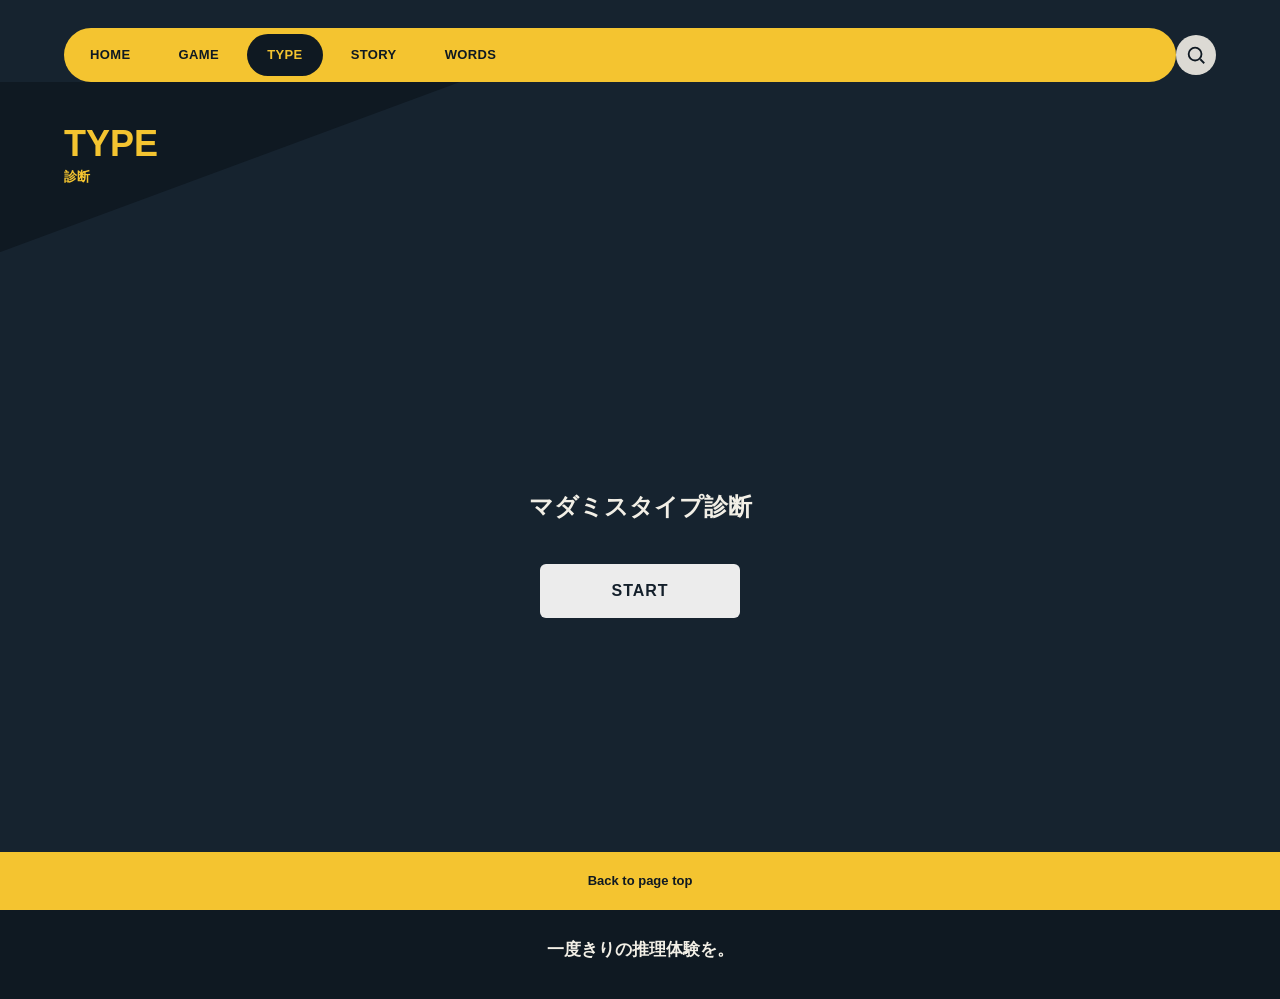
<file: type.html>
<!DOCTYPE html>
<html lang="ja">
<head>
<meta charset="UTF-8">
<meta name="viewport" content="width=device-width, initial-scale=1.0">
<title>TYPE | マダミスタイプ診断 - マーダーミステリー</title>
<link rel="stylesheet" href="style.css">
</head>
<body>

<header class="page-header" id="top">
  <nav class="navbar">
    <ul class="navbar__list">
      <li><a href="index.html" data-nav="home">HOME</a></li>
      <li><a href="game.html" data-nav="game">GAME</a></li>
      <li><a href="type.html" data-nav="type">TYPE</a></li>
      <li><a href="story.html" data-nav="story">STORY</a></li>
      <li><a href="words.html" data-nav="words">WORDS</a></li>
    </ul>
    <button class="navbar__search" aria-label="検索">
      <svg viewBox="0 0 24 24" width="22" height="22" fill="none" stroke="currentColor" stroke-width="2">
        <circle cx="11" cy="11" r="7"></circle>
        <line x1="21" y1="21" x2="16.65" y2="16.65"></line>
      </svg>
    </button>
  </nav>
</header>

<!-- ===== 検索アイコンから開くオーバーレイメニュー ===== -->
<div class="nav-overlay" id="navOverlay" aria-hidden="true">
  <button class="nav-overlay__close" id="navOverlayClose" aria-label="メニューを閉じる">
    <svg viewBox="0 0 24 24" width="18" height="18" fill="none" stroke="currentColor" stroke-width="2">
      <line x1="6" y1="6" x2="18" y2="18"></line>
      <line x1="18" y1="6" x2="6" y2="18"></line>
    </svg>
  </button>
  <nav class="nav-overlay__menu">
    <a href="index.html" data-nav="home">HOME</a>
    <a href="game.html" data-nav="game">GAME</a>
    <a href="type.html" data-nav="type">TYPE</a>
    <a href="story.html" data-nav="story">STORY</a>
    <a href="words.html" data-nav="words">WORDS</a>
  </nav>
</div>

<main>
  <div class="page-marker page-marker--type">
    <span class="page-marker__eyebrow">TYPE</span>
    <span class="page-marker__sub">診断</span>
  </div>

  <div class="type-detail">
  <div class="quiz-stage">

    <!-- STARTボタン -->
    <div class="quiz-intro" id="quizIntro">
      <h1 class="type-detail__title">マダミスタイプ診断</h1>
      <button class="btn-start" id="btnStart">START</button>
    </div>

    <!-- 簡易診断クイズ -->
    <div class="quiz-body is-hidden" id="quizBody">

      <div class="quiz-progress-wrap">
        <div class="quiz-progress-bar">
          <div class="quiz-progress-bar__fill" id="quizProgressFill"></div>
        </div>
        <p class="quiz-progress" id="quizProgress">1 / 10問</p>
      </div>

      <div class="quiz-question is-active" data-index="0">
        <p class="quiz-question__text">事件現場に着いたら、まず何をする？</p>
        <div class="quiz-options">
          <button class="quiz-option" data-type="推理型">現場の証拠を隅々まで観察する</button>
          <button class="quiz-option" data-type="対話型">近くにいる人にすぐ話しかける</button>
          <button class="quiz-option" data-type="直感型">なんとなく怪しい人を目で追う</button>
        </div>
      </div>

      <div class="quiz-question" data-index="1">
        <p class="quiz-question__text">議論フェイズで得意なのは？</p>
        <div class="quiz-options">
          <button class="quiz-option" data-type="推理型">矛盾している証言を突き止めること</button>
          <button class="quiz-option" data-type="対話型">みんなの意見をまとめること</button>
          <button class="quiz-option" data-type="直感型">場の空気や表情から嘘を見抜くこと</button>
        </div>
      </div>

      <div class="quiz-question" data-index="2">
        <p class="quiz-question__text">投票の決め手にするのは？</p>
        <div class="quiz-options">
          <button class="quiz-option" data-type="推理型">集めた情報から筋道立てて絞り込む</button>
          <button class="quiz-option" data-type="対話型">議論を通して感じた信頼度</button>
          <button class="quiz-option" data-type="直感型">最初に感じた違和感</button>
        </div>
      </div>

      <div class="quiz-question" data-index="3">
        <p class="quiz-question__text">キャラクターシートを読むとき、最初に確認するのは？</p>
        <div class="quiz-options">
          <button class="quiz-option" data-type="推理型">自分のアリバイと持っている証拠</button>
          <button class="quiz-option" data-type="対話型">他のキャラクターとの関係性</button>
          <button class="quiz-option" data-type="直感型">キャラクターの性格や口癖</button>
        </div>
      </div>

      <div class="quiz-question" data-index="4">
        <p class="quiz-question__text">誰かが嘘をついていると感じたら？</p>
        <div class="quiz-options">
          <button class="quiz-option" data-type="推理型">発言の矛盾点を紙に書き出して整理する</button>
          <button class="quiz-option" data-type="対話型">本人にやんわりと質問を重ねて確かめる</button>
          <button class="quiz-option" data-type="直感型">表情や声のトーンの変化を観察する</button>
        </div>
      </div>

      <div class="quiz-question" data-index="5">
        <p class="quiz-question__text">議論が白熱してきたときのあなたは？</p>
        <div class="quiz-options">
          <button class="quiz-option" data-type="推理型">一歩引いて全体の情報を整理し直す</button>
          <button class="quiz-option" data-type="対話型">場を落ち着かせて全員の話を聞こうとする</button>
          <button class="quiz-option" data-type="直感型">誰が一番動揺しているかを見ている</button>
        </div>
      </div>

      <div class="quiz-question" data-index="6">
        <p class="quiz-question__text">ゲームで一番好きな瞬間は？</p>
        <div class="quiz-options">
          <button class="quiz-option" data-type="推理型">バラバラだった情報が一本の線につながる瞬間</button>
          <button class="quiz-option" data-type="対話型">誰かと信頼関係を築けたと感じる瞬間</button>
          <button class="quiz-option" data-type="直感型">「あ、こいつだ」と閃く瞬間</button>
        </div>
      </div>

      <div class="quiz-question" data-index="7">
        <p class="quiz-question__text">苦手なタイプの参加者は？</p>
        <div class="quiz-options">
          <button class="quiz-option" data-type="推理型">感覚だけで話す、根拠のない主張をする人</button>
          <button class="quiz-option" data-type="対話型">一人で黙々と考え込んで共有しない人</button>
          <button class="quiz-option" data-type="直感型">理屈っぽくて話が長い人</button>
        </div>
      </div>

      <div class="quiz-question" data-index="8">
        <p class="quiz-question__text">エンディングで一番気になるのは？</p>
        <div class="quiz-options">
          <button class="quiz-option" data-type="推理型">自分の推理がどれだけ真相に近かったか</button>
          <button class="quiz-option" data-type="対話型">他のキャラクターとの関係がどう終わったか</button>
          <button class="quiz-option" data-type="直感型">最初の勘がどれだけ当たっていたか</button>
        </div>
      </div>

      <div class="quiz-question" data-index="9">
        <p class="quiz-question__text">一言でいうと、あなたの強みは？</p>
        <div class="quiz-options">
          <button class="quiz-option" data-type="推理型">論理的思考力</button>
          <button class="quiz-option" data-type="対話型">コミュニケーション力</button>
          <button class="quiz-option" data-type="直感型">観察力・直感力</button>
        </div>
      </div>

    </div>

    <!-- 診断結果 -->
    <div class="quiz-result is-hidden" id="quizResult">
      <span class="quiz-result__eyebrow">あなたのタイプは</span>
      <p class="quiz-result__label" id="resultLabel">推理型</p>
      <button class="btn-restart" id="btnRestart">もう一度診断する</button>
    </div>

  </div>
  </div>
</main>

<footer class="footer">
  <a href="#top" class="footer__back">Back to page top</a>
  <p class="footer__tagline">一度きりの推理体験を。</p>
</footer>

<script src="script.js"></script>
</body>
</html>
</file>
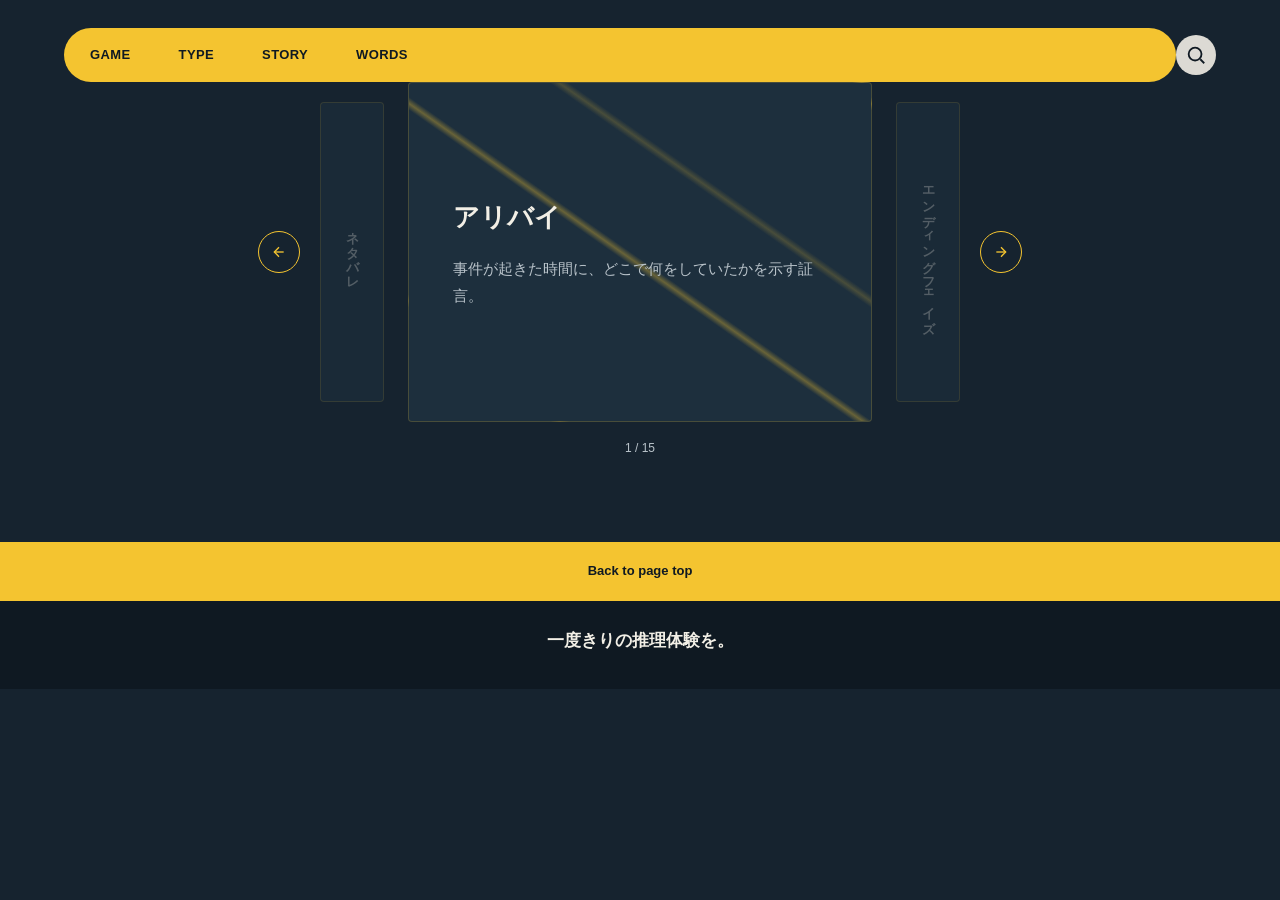
<file: Words.html>
<!DOCTYPE html>
<html lang="ja">
<head>
<meta charset="UTF-8">
<meta name="viewport" content="width=device-width, initial-scale=1.0">
<title>WORDS | 用語解説 - マーダーミステリー</title>
<link rel="stylesheet" href="style.css">
</head>
<body>

<header class="page-header" id="top">
  <nav class="navbar">
    <ul class="navbar__list">
      <li><a href="game.html" data-nav="game">GAME</a></li>
      <li><a href="type.html" data-nav="type">TYPE</a></li>
      <li><a href="story.html" data-nav="story">STORY</a></li>
      <li><a href="words.html" data-nav="words">WORDS</a></li>
    </ul>
    <button class="navbar__search" aria-label="検索">
      <svg viewBox="0 0 24 24" width="22" height="22" fill="none" stroke="currentColor" stroke-width="2">
        <circle cx="11" cy="11" r="7"></circle>
        <line x1="21" y1="21" x2="16.65" y2="16.65"></line>
      </svg>
    </button>
  </nav>
</header>

<main class="word-detail">
  <div class="word-detail__stage-wrap">
    <button class="word-detail__arrow" id="wordPrev" aria-label="前の用語">
      <svg viewBox="0 0 24 24" width="16" height="16" fill="none" stroke="currentColor" stroke-width="2">
        <line x1="19" y1="12" x2="5" y2="12"></line><polyline points="12 19 5 12 12 5"></polyline>
      </svg>
    </button>

    <div class="word-detail__stage" id="wordStage">
      <div class="word-card word-card--peek word-card--prev" id="wordPeekPrev"></div>
      <div class="word-card word-card--active" id="wordCurrent">
        <h2 class="word-card__title" id="wordTitle">アリバイ</h2>
        <p class="word-card__desc" id="wordDesc">事件が起きた時間に、どこで何をしていたかを示す証言。</p>
      </div>
      <div class="word-card word-card--peek word-card--next" id="wordPeekNext"></div>
    </div>

    <button class="word-detail__arrow" id="wordNext" aria-label="次の用語">
      <svg viewBox="0 0 24 24" width="16" height="16" fill="none" stroke="currentColor" stroke-width="2">
        <line x1="5" y1="12" x2="19" y2="12"></line><polyline points="12 5 19 12 12 19"></polyline>
      </svg>
    </button>
  </div>

  <p class="word-detail__counter" id="wordCounter">1 / 9</p>
</main>

<footer class="footer">
  <a href="#top" class="footer__back">Back to page top</a>
  <p class="footer__tagline">一度きりの推理体験を。</p>
</footer>

<script src="script.js"></script>
</body>
</html>
</file>
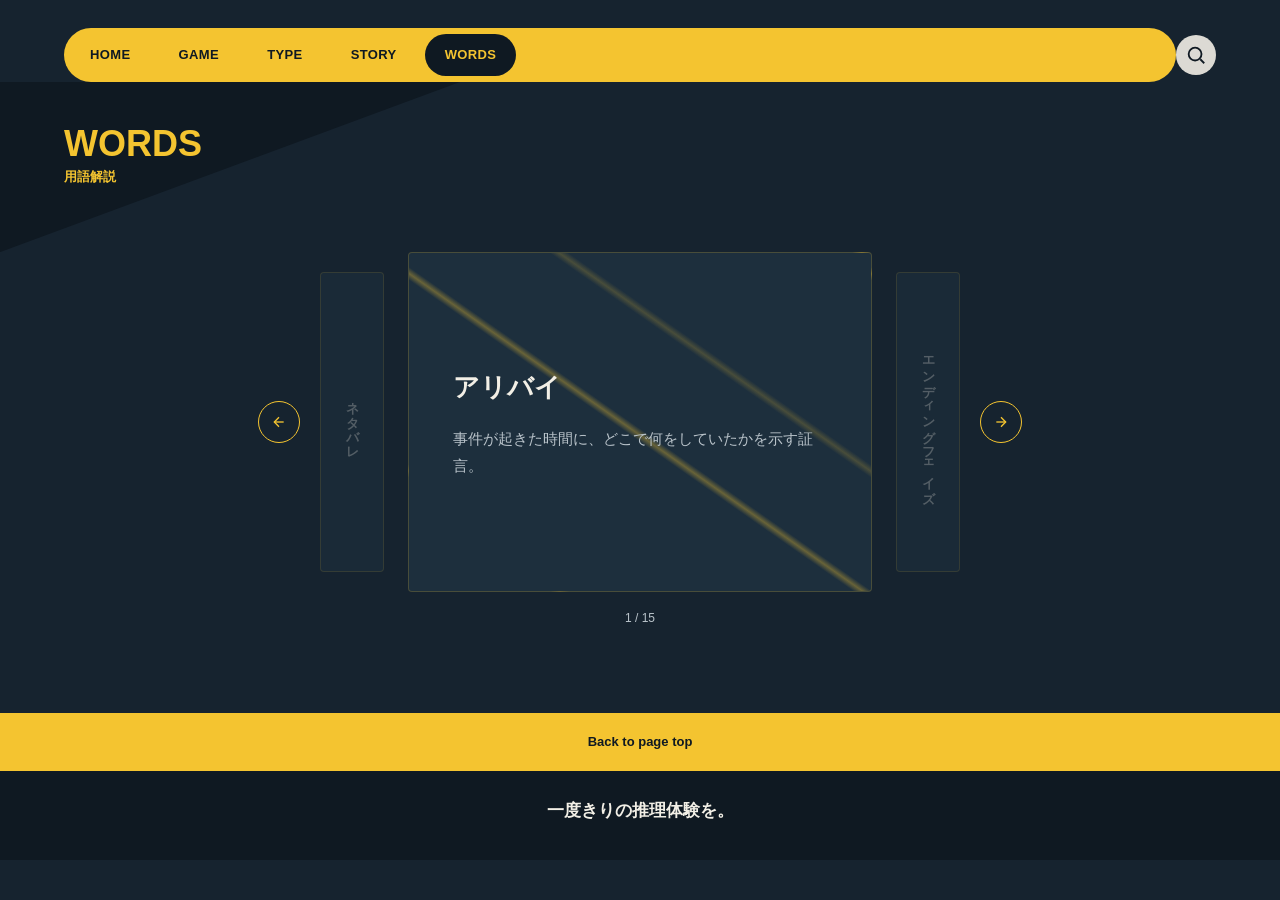
<file: words.html>
<!DOCTYPE html>
<html lang="ja">
<head>
<meta charset="UTF-8">
<meta name="viewport" content="width=device-width, initial-scale=1.0">
<title>WORDS | 用語解説 - マーダーミステリー</title>
<link rel="stylesheet" href="style.css">
</head>
<body>

<header class="page-header" id="top">
  <nav class="navbar">
    <ul class="navbar__list">
      <li><a href="index.html" data-nav="home">HOME</a></li>
      <li><a href="game.html" data-nav="game">GAME</a></li>
      <li><a href="type.html" data-nav="type">TYPE</a></li>
      <li><a href="story.html" data-nav="story">STORY</a></li>
      <li><a href="words.html" data-nav="words">WORDS</a></li>
    </ul>
    <button class="navbar__search" aria-label="検索">
      <svg viewBox="0 0 24 24" width="22" height="22" fill="none" stroke="currentColor" stroke-width="2">
        <circle cx="11" cy="11" r="7"></circle>
        <line x1="21" y1="21" x2="16.65" y2="16.65"></line>
      </svg>
    </button>
  </nav>
</header>

<!-- ===== 検索アイコンから開くオーバーレイメニュー ===== -->
<div class="nav-overlay" id="navOverlay" aria-hidden="true">
  <button class="nav-overlay__close" id="navOverlayClose" aria-label="メニューを閉じる">
    <svg viewBox="0 0 24 24" width="18" height="18" fill="none" stroke="currentColor" stroke-width="2">
      <line x1="6" y1="6" x2="18" y2="18"></line>
      <line x1="18" y1="6" x2="6" y2="18"></line>
    </svg>
  </button>
  <nav class="nav-overlay__menu">
    <a href="index.html" data-nav="home">HOME</a>
    <a href="game.html" data-nav="game">GAME</a>
    <a href="type.html" data-nav="type">TYPE</a>
    <a href="story.html" data-nav="story">STORY</a>
    <a href="words.html" data-nav="words">WORDS</a>
  </nav>
</div>

<main>
  <div class="page-marker">
    <span class="page-marker__eyebrow">WORDS</span>
    <span class="page-marker__sub">用語解説</span>
  </div>

  <div class="word-detail">
  <div class="word-detail__stage-wrap">
    <button class="word-detail__arrow" id="wordPrev" aria-label="前の用語">
      <svg viewBox="0 0 24 24" width="16" height="16" fill="none" stroke="currentColor" stroke-width="2">
        <line x1="19" y1="12" x2="5" y2="12"></line><polyline points="12 19 5 12 12 5"></polyline>
      </svg>
    </button>

    <div class="word-detail__stage" id="wordStage">
      <div class="word-card word-card--peek word-card--prev" id="wordPeekPrev"></div>
      <div class="word-card word-card--active" id="wordCurrent">
        <h2 class="word-card__title" id="wordTitle">アリバイ</h2>
        <p class="word-card__desc" id="wordDesc">事件が起きた時間に、どこで何をしていたかを示す証言。</p>
      </div>
      <div class="word-card word-card--peek word-card--next" id="wordPeekNext"></div>
    </div>

    <button class="word-detail__arrow" id="wordNext" aria-label="次の用語">
      <svg viewBox="0 0 24 24" width="16" height="16" fill="none" stroke="currentColor" stroke-width="2">
        <line x1="5" y1="12" x2="19" y2="12"></line><polyline points="12 5 19 12 12 19"></polyline>
      </svg>
    </button>
  </div>

  <p class="word-detail__counter" id="wordCounter">1 / 15</p>
  </div>
</main>

<footer class="footer">
  <a href="#top" class="footer__back">Back to page top</a>
  <p class="footer__tagline">一度きりの推理体験を。</p>
</footer>

<script src="script.js"></script>
</body>
</html>
</file>
